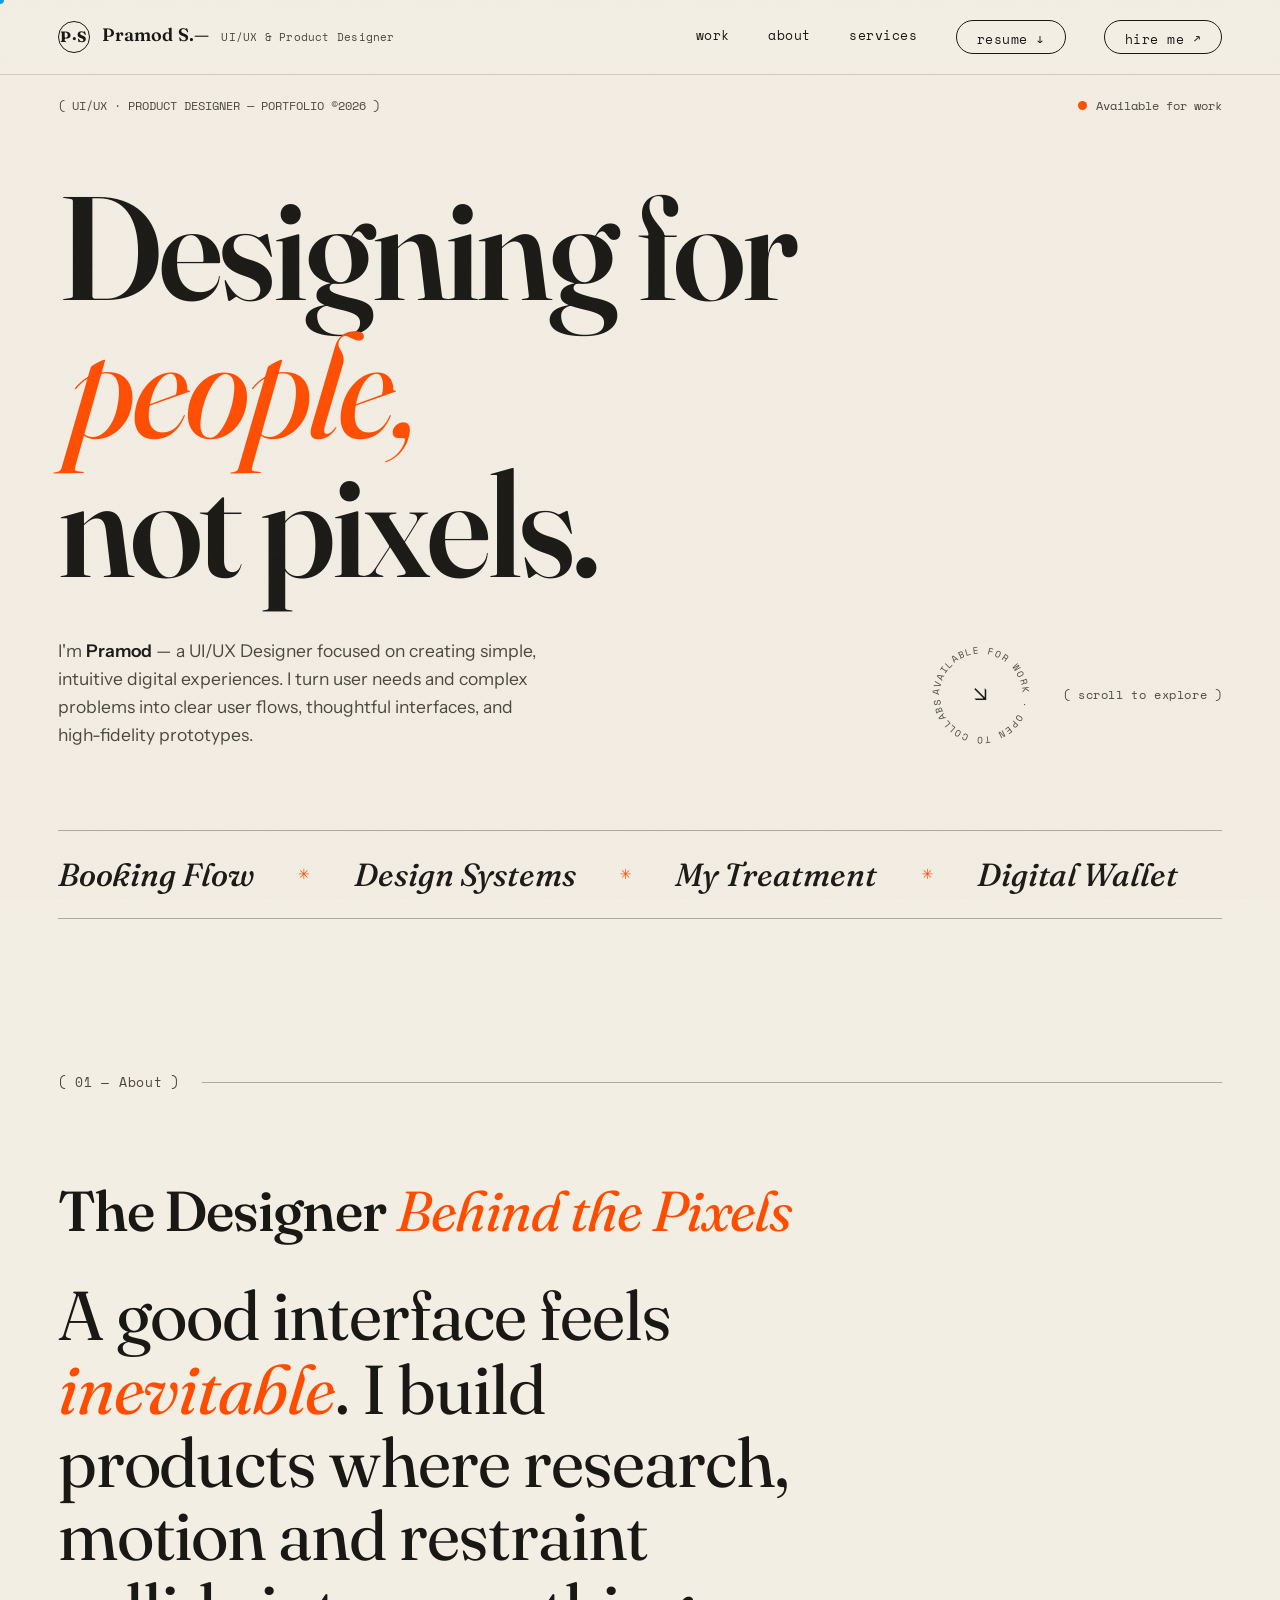
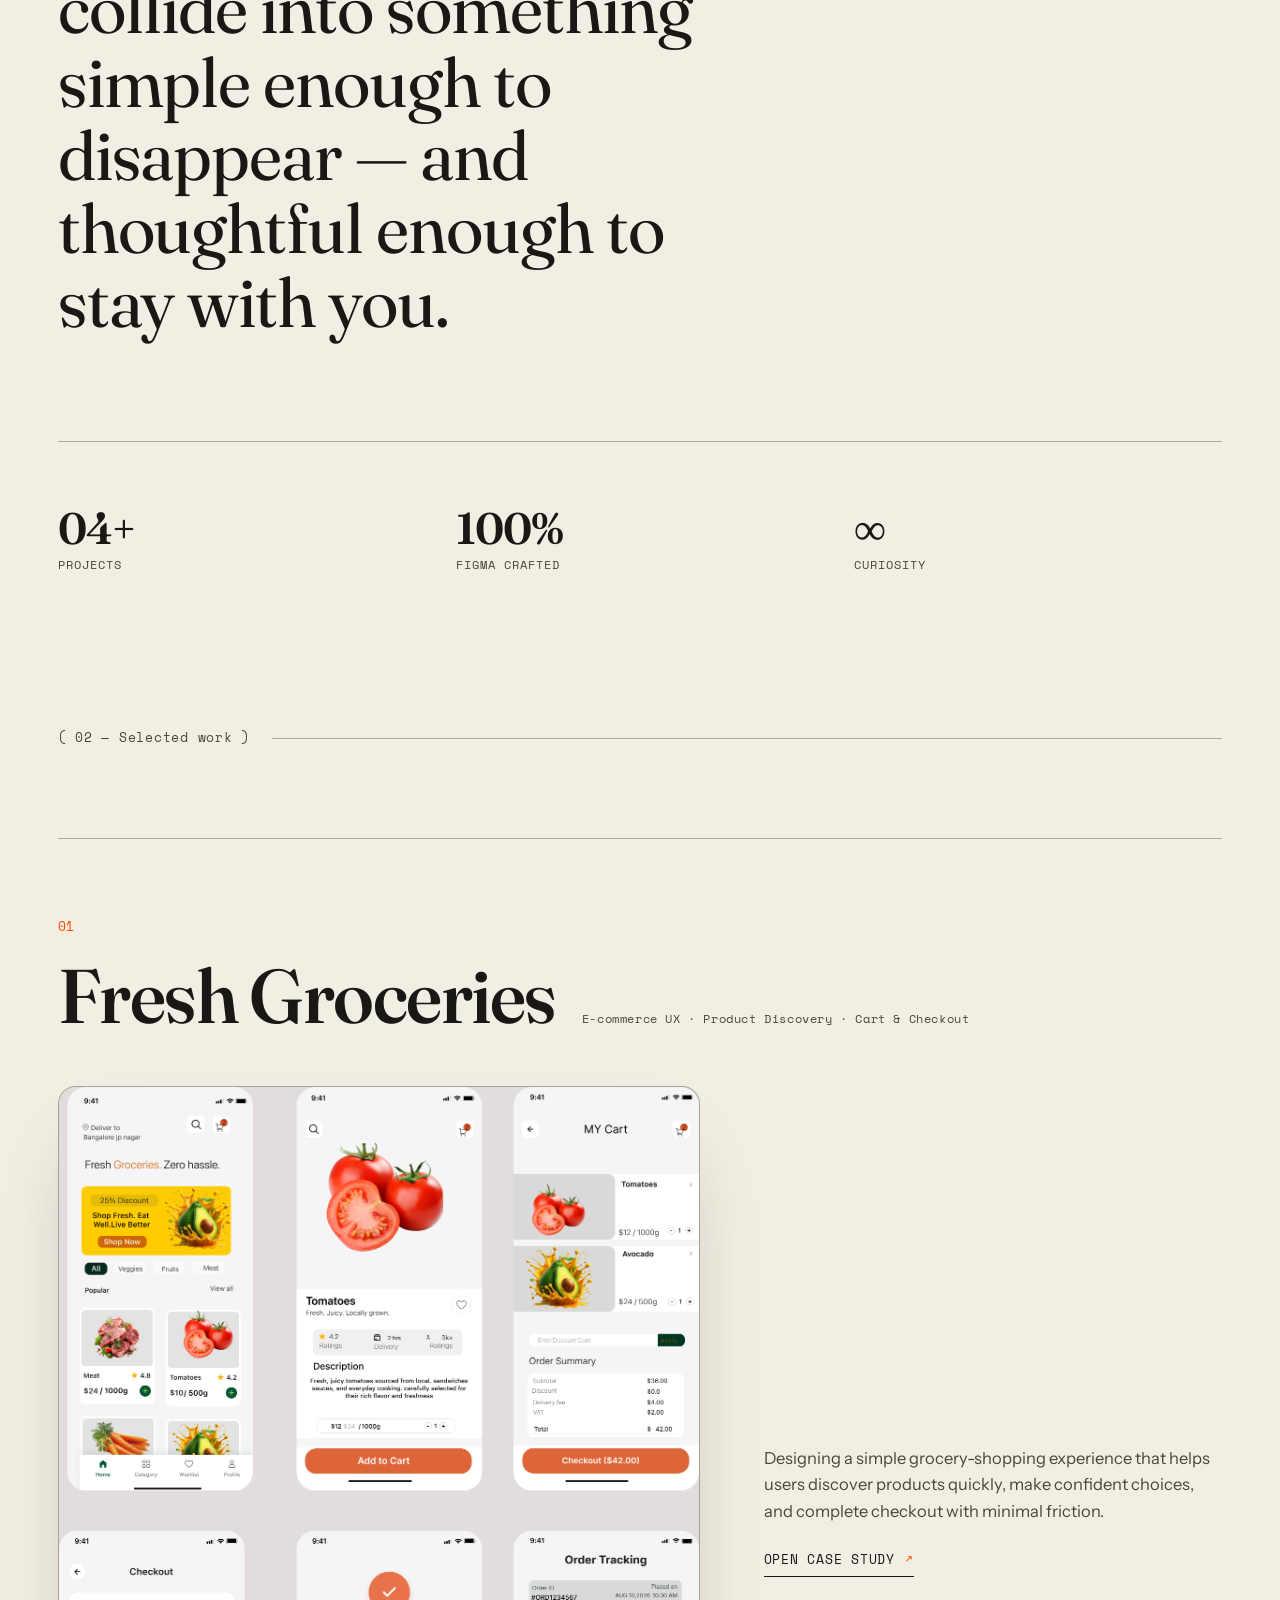
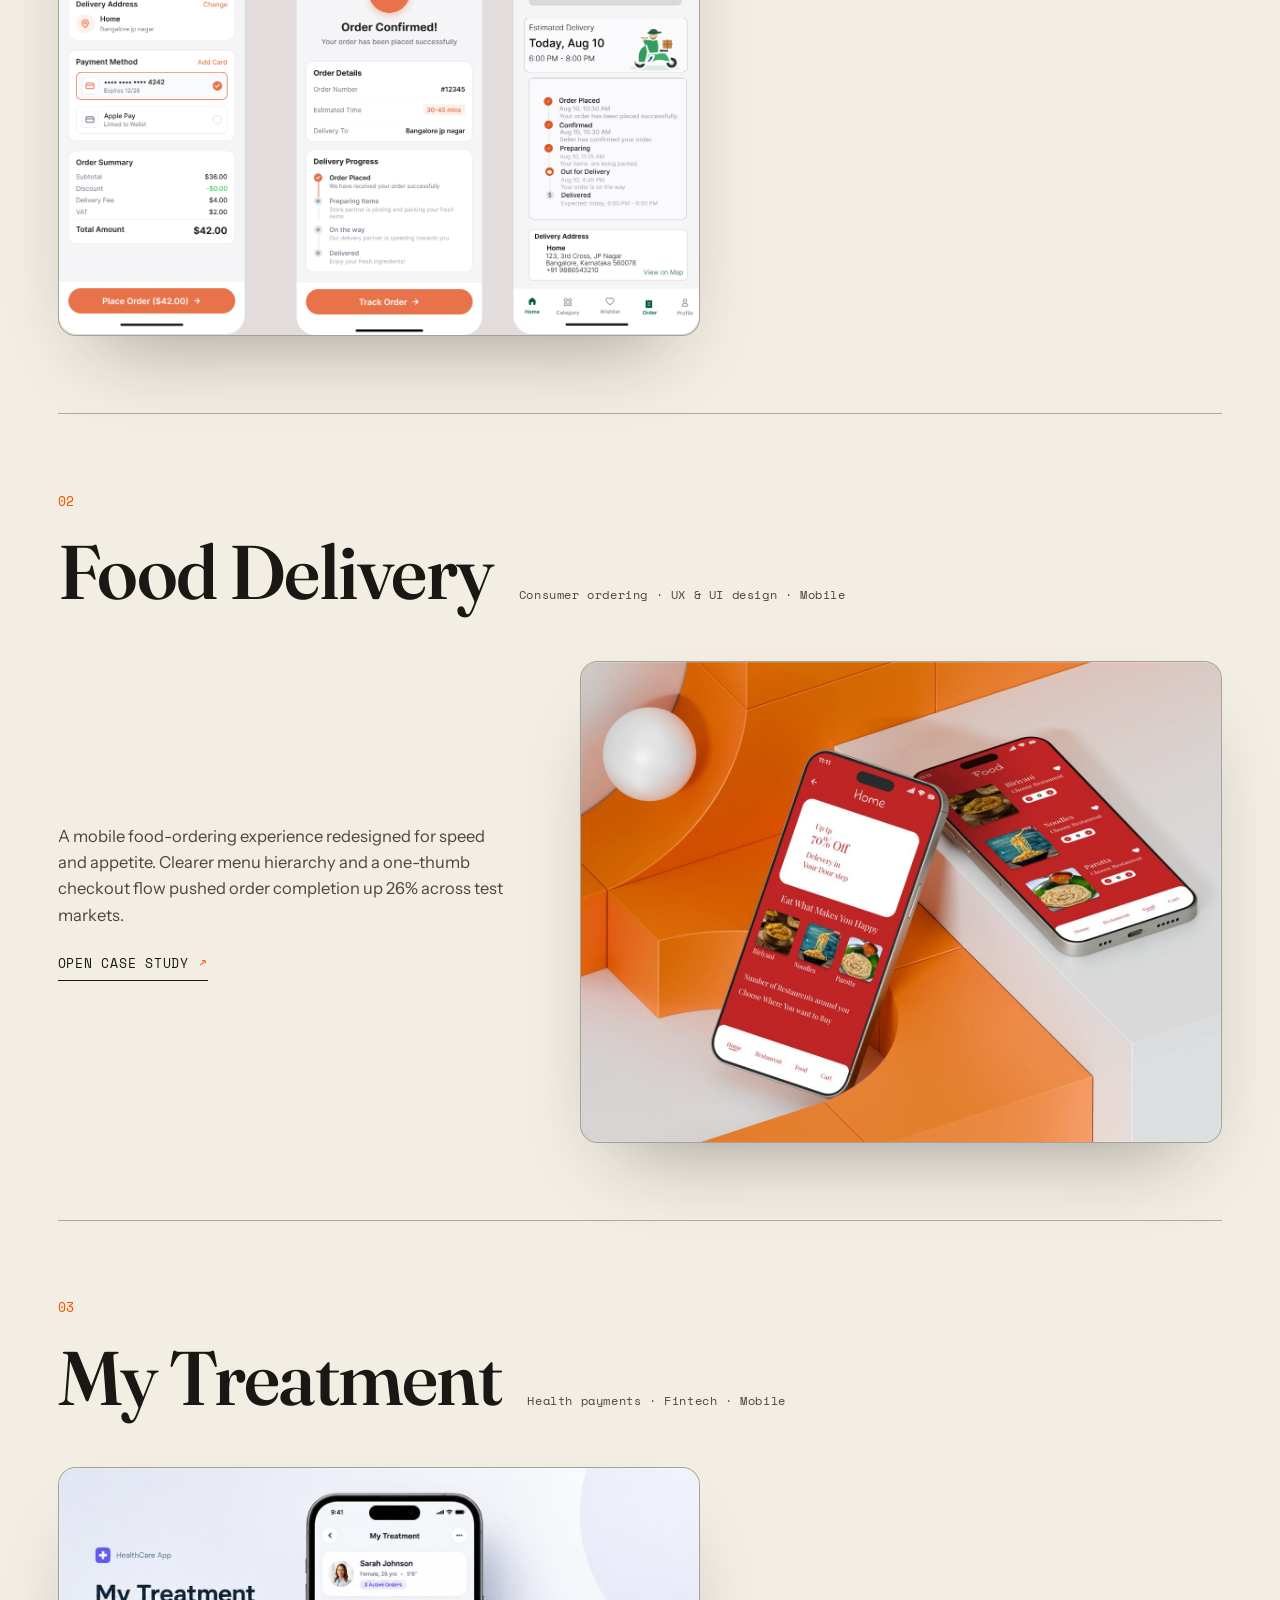
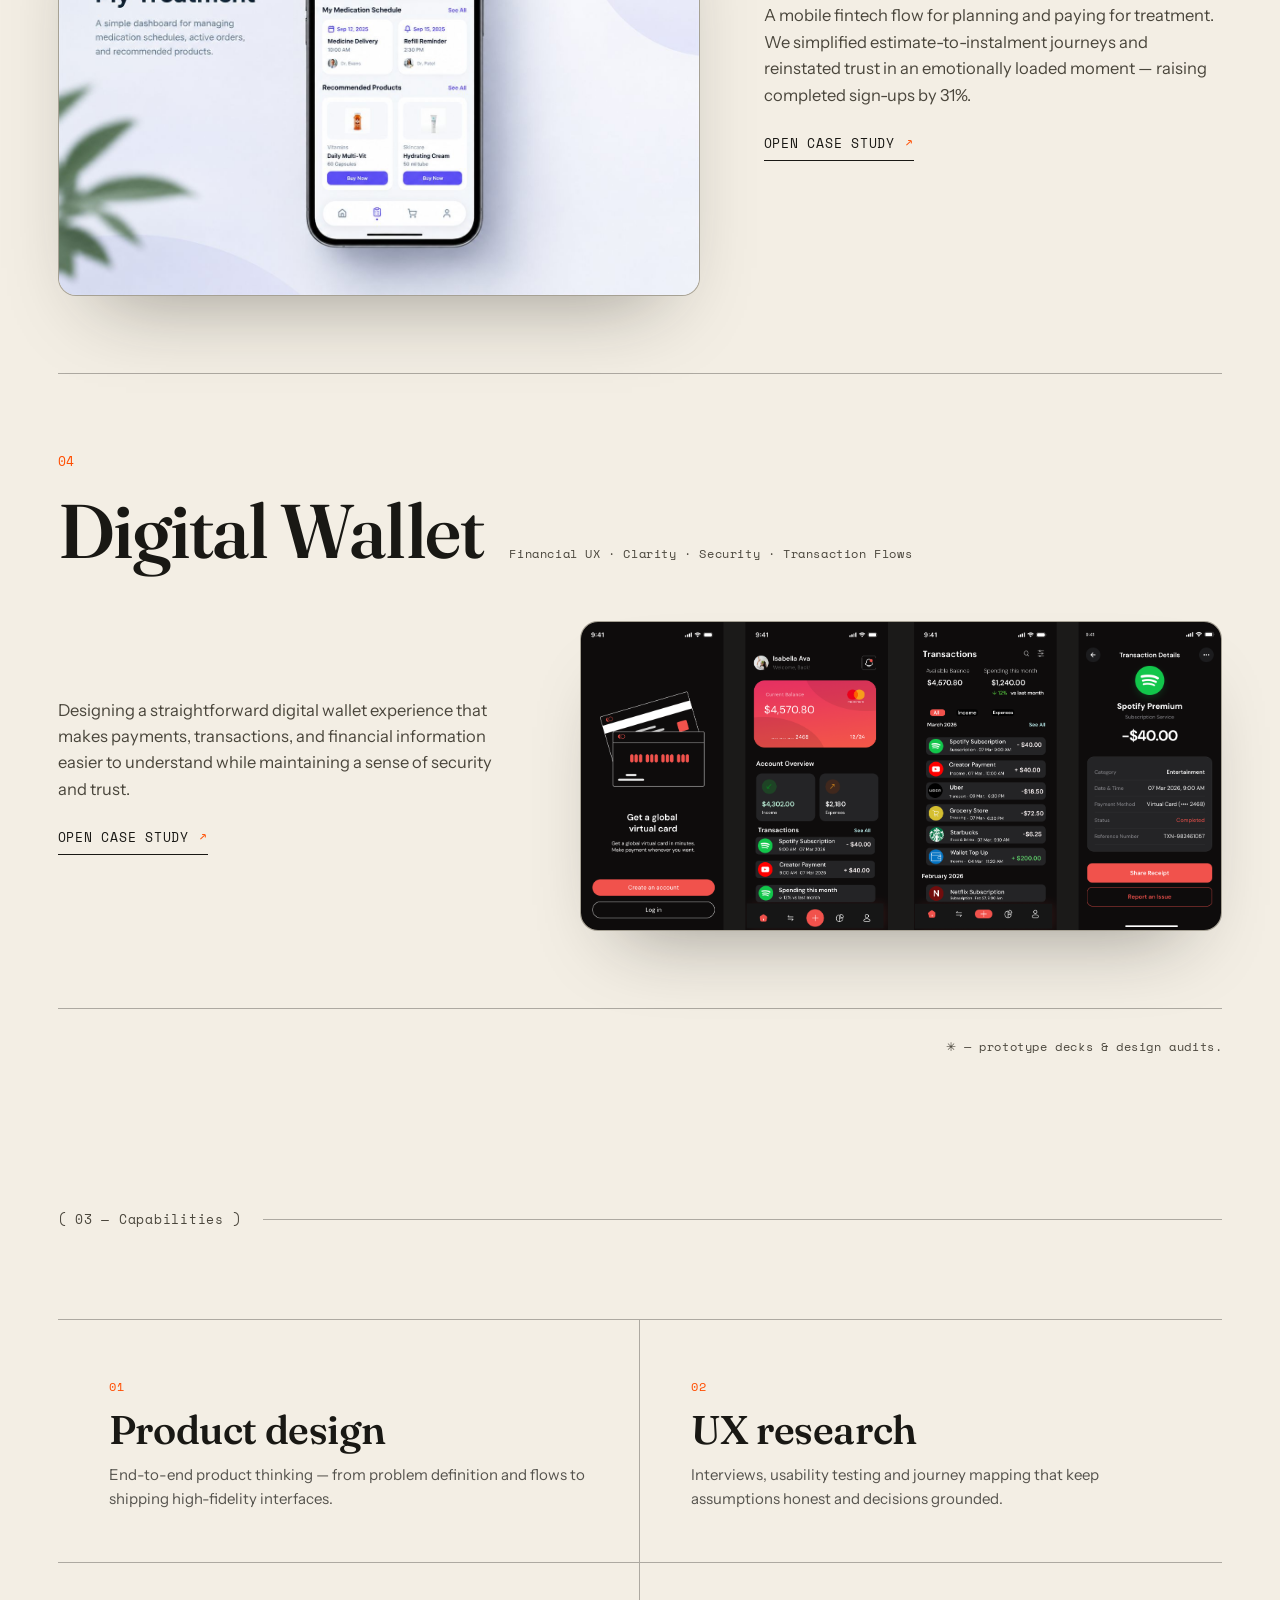
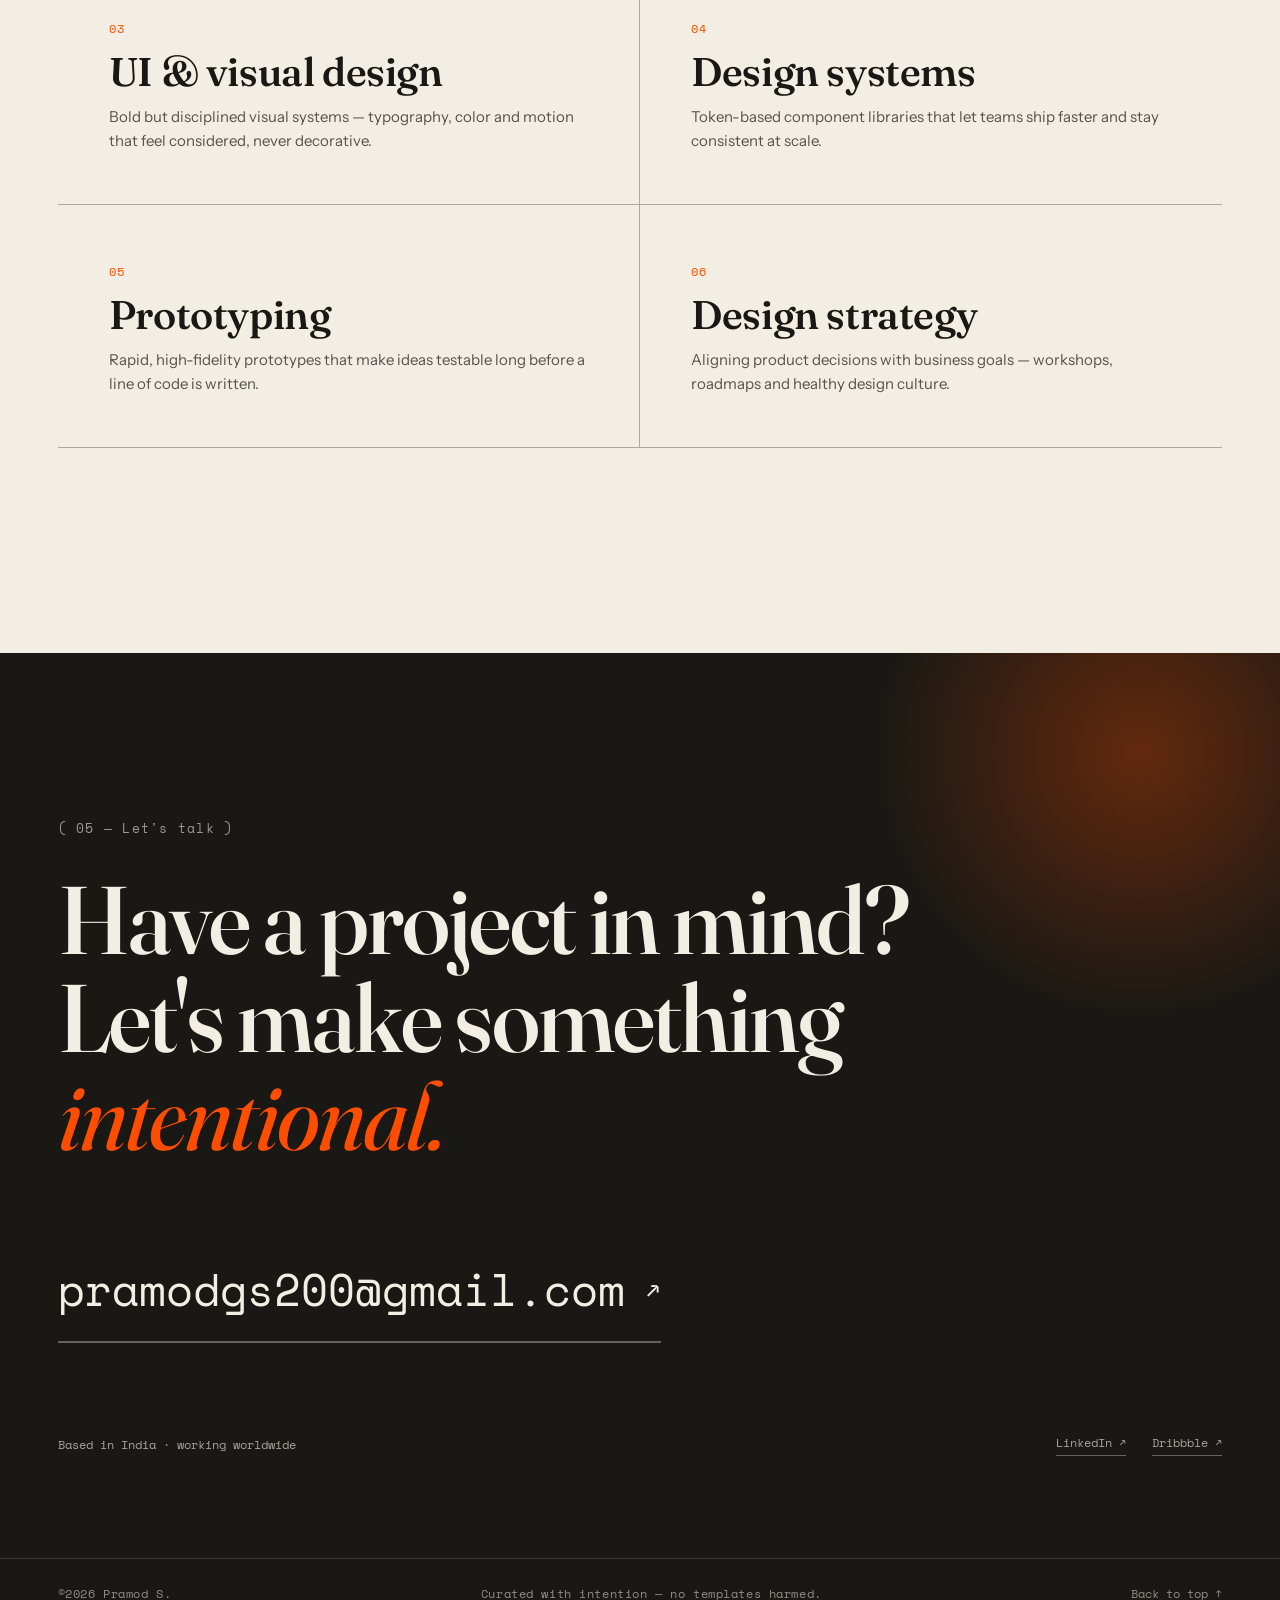
<file: index.html>
<!DOCTYPE html>
<html lang="en">
<head>
<meta charset="UTF-8" />
<meta name="viewport" content="width=device-width, initial-scale=1.0" />
<title>Pramod S — UI/UX &amp; Product Designer</title>
<meta name="description" content="Pramod S is a UI/UX and product designer crafting calm, intentional web and mobile experiences for tech, SaaS and e-commerce." />
<link rel="preconnect" href="https://fonts.googleapis.com" />
<link rel="preconnect" href="https://fonts.gstatic.com" crossorigin />
<link href="https://fonts.googleapis.com/css2?family=Fraunces:ital,opsz,wght@0,9..144,300..900;1,9..144,300..900&family=Instrument+Sans:wght@400;500;600;700&family=Space+Mono:wght@400;700&display=swap" rel="stylesheet" />
<link rel="stylesheet" href="styles.css" />
</head>
<body>

<div class="cursor" aria-hidden="true"><span></span><span></span></div>
<div class="grain" aria-hidden="true"></div>
<div class="progress" aria-hidden="true"></div>

<header class="nav">
  <a class="nav__brand" href="#top">
    <span class="nav__brand-mark">P·S</span>
    <span class="nav__brand-name">Pramod S.—</span>
    <span class="nav__brand-role">UI/UX &amp; Product Designer</span>
  </a>
  <nav class="nav__links" aria-label="Primary">
    <a href="#work">Work</a>
    <a href="#about">About</a>
    <a href="#services">Services</a>
    <a href="assets/Pramod-Resume.pdf" class="nav__cta nav__cta--ghost" download>Resume <span>↓</span></a>
    <a href="#contact" class="nav__cta">Hire me <span>↗</span></a>
  </nav>
</header>

<main id="top">

  <!-- ============ HERO ============ -->
  <section class="hero">
    <div class="hero__eyebrow">
      <span class="mono">( UI/UX · PRODUCT DESIGNER — PORTFOLIO ©2026 )</span>
      <span class="hero__avail"><i class="pulse"></i> Available for work</span>
    </div>

    <h1 class="hero__title">
      <span class="line line-1 reveal">Designing for</span>
      <span class="line line-2 reveal"><em>people,</em></span>
      <span class="line line-3 reveal">not pixels.</span>
    </h1>

    <div class="hero__bottom reveal">
      <p class="hero__intro">
        I'm <strong>Pramod</strong> — a UI/UX Designer focused on creating simple, intuitive digital experiences. I turn user needs and complex problems into clear user flows, thoughtful interfaces, and high-fidelity prototypes.
      </p>
      <div class="hero__meta">
        <div class="hero__orb">
          <svg viewBox="0 0 120 120" class="hero__orbit" aria-hidden="true">
            <defs><path id="circ" d="M60,60 m-46,0 a46,46 0 1,1 92,0 a46,46 0 1,1 -92,0"/></defs>
            <text><textPath href="#circ">AVAILABLE FOR WORK · OPEN TO COLLABS ·</textPath></text>
          </svg>
          <span class="hero__orb-core">↘</span>
        </div>
        <button class="hero__scroll mono" type="button" data-scroll="#about">( scroll to explore )</button>
      </div>
    </div>

    <div class="marquee" aria-hidden="true">
      <div class="marquee__row">
        <span>Booking Flow</span><i>✳</i>
        <span>Design Systems</span><i>✳</i>
        <span>My Treatment</span><i>✳</i>
        <span>Digital Wallet</span><i>✳</i>
        <span>Fresh Groceries</span><i>✳</i>
        <span>Food Delivery</span><i>✳</i>
        <span>Booking Flow</span><i>✳</i>
        <span>Design Systems</span><i>✳</i>
        <span>My Treatment</span><i>✳</i>
        <span>Digital Wallet</span><i>✳</i>
        <span>Fresh Groceries</span><i>✳</i>
        <span>Food Delivery</span><i>✳</i>
      </div>
    </div>
  </section>

  <!-- ============ ABOUT ============ -->
  <section class="about section" id="about">
    <div class="section__head reveal">
      <span class="mono">( 01 — About )</span>
      <span class="section__rule"></span>
    </div>

    <h2 class="about__title reveal">The Designer <em>Behind the Pixels</em></h2>

    <p class="about__statement reveal">
      A good interface feels <em>inevitable</em>. I build products where
      research, motion and restraint collide into something simple enough to
      disappear — and thoughtful enough to stay with you.
    </p>

    <div class="about__grid">
      <ul class="about__stats mono reveal">
        <li><span>04+</span><label>Projects</label></li>
        <li><span>100%</span><label>Figma crafted</label></li>
        <li><span>∞</span><label>Curiosity</label></li>
      </ul>
    </div>
  </section>

  <!-- ============ WORK ============ -->
  <section class="work section" id="work">
    <div class="section__head reveal">
      <span class="mono">( 02 — Selected work )</span>
      <span class="section__rule"></span>
    </div>

    <a href="case-fresh-groceries.html" class="case case--alt reveal" data-hover>
      <div class="case__index mono">01</div>
      <div class="case__meta">
        <h2 class="case__title">Fresh Groceries</h2>
        <p class="case__tags mono">E-commerce UX · Product Discovery · Cart &amp; Checkout</p>
      </div>
      <div class="case__body">
        <div class="case__visual case__visual--img">
          <img src="assets/images/Fresh%20Groceries.png" alt="Fresh Groceries app interface" loading="lazy" />
        </div>
        <div class="case__text">
          <p>Designing a simple grocery-shopping experience that helps users discover products quickly, make confident choices, and complete checkout with minimal friction.</p>
          <span class="case__link">Open case study <b>↗</b></span>
        </div>
      </div>
    </a>

    <a href="case-food-delivery.html" class="case reveal" data-hover>
      <div class="case__index mono">02</div>
      <div class="case__meta">
        <h2 class="case__title">Food Delivery</h2>
        <p class="case__tags mono">Consumer ordering · UX &amp; UI design · Mobile</p>
      </div>
      <div class="case__body">
        <div class="case__text">
          <p>A mobile food-ordering experience redesigned for speed and appetite. Clearer menu hierarchy and a one-thumb checkout flow pushed order completion up 26% across test markets.</p>
          <span class="case__link">Open case study <b>↗</b></span>
        </div>
        <div class="case__visual case__visual--img">
          <img src="assets/work/food-app.jpg" alt="Food delivery app interface" loading="lazy" />
        </div>
      </div>
    </a>

    <a href="case-my-treatment.html" class="case case--alt reveal" data-hover>
      <div class="case__index mono">03</div>
      <div class="case__meta">
        <h2 class="case__title">My Treatment</h2>
        <p class="case__tags mono">Health payments · Fintech · Mobile</p>
      </div>
      <div class="case__body">
        <div class="case__visual case__visual--img">
          <img src="assets/work/my-treatment.jpg" alt="My Treatment — health payments flow" loading="lazy" />
        </div>
        <div class="case__text">
          <p>A mobile fintech flow for planning and paying for treatment. We simplified estimate-to-instalment journeys and reinstated trust in an emotionally loaded moment — raising completed sign-ups by 31%.</p>
          <span class="case__link">Open case study <b>↗</b></span>
        </div>
      </div>
    </a>

    <a href="case-digital-wallet.html" class="case reveal" data-hover>
      <div class="case__index mono">04</div>
      <div class="case__meta">
        <h2 class="case__title">Digital Wallet</h2>
        <p class="case__tags mono">Financial UX · Clarity · Security · Transaction Flows</p>
      </div>
      <div class="case__body">
        <div class="case__text">
          <p>Designing a straightforward digital wallet experience that makes payments, transactions, and financial information easier to understand while maintaining a sense of security and trust.</p>
          <span class="case__link">Open case study <b>↗</b></span>
        </div>
        <div class="case__visual case__visual--img">
          <img src="assets/images/Digital%20Wallet.png" alt="Digital wallet app interface" loading="lazy" />
        </div>
      </div>
    </a>

    <p class="work__more mono reveal">✳ — prototype decks &amp; design audits.</p>
  </section>

  <!-- ============ SERVICES ============ -->
  <section class="services section" id="services">
    <div class="section__head reveal">
      <span class="mono">( 03 — Capabilities )</span>
      <span class="section__rule"></span>
    </div>

    <div class="services__list">
      <div class="service reveal" data-hover>
        <span class="service__num mono">01</span>
        <h3>Product design</h3>
        <p>End-to-end product thinking — from problem definition and flows to shipping high-fidelity interfaces.</p>
      </div>
      <div class="service reveal" data-hover>
        <span class="service__num mono">02</span>
        <h3>UX research</h3>
        <p>Interviews, usability testing and journey mapping that keep assumptions honest and decisions grounded.</p>
      </div>
      <div class="service reveal" data-hover>
        <span class="service__num mono">03</span>
        <h3>UI &amp; visual design</h3>
        <p>Bold but disciplined visual systems — typography, color and motion that feel considered, never decorative.</p>
      </div>
      <div class="service reveal" data-hover>
        <span class="service__num mono">04</span>
        <h3>Design systems</h3>
        <p>Token-based component libraries that let teams ship faster and stay consistent at scale.</p>
      </div>
      <div class="service reveal" data-hover>
        <span class="service__num mono">05</span>
        <h3>Prototyping</h3>
        <p>Rapid, high-fidelity prototypes that make ideas testable long before a line of code is written.</p>
      </div>
      <div class="service reveal" data-hover>
        <span class="service__num mono">06</span>
        <h3>Design strategy</h3>
        <p>Aligning product decisions with business goals — workshops, roadmaps and healthy design culture.</p>
      </div>
    </div>
  </section>

  <!-- ============ CONTACT ============ -->
  <section class="contact" id="contact">
    <div class="contact__inner">
      <p class="mono contact__eyebrow reveal">( 05 — Let's talk )</p>
      <h2 class="contact__title reveal">
        Have a project in mind?<br />
        Let's make something <em>intentional.</em>
      </h2>
      <a class="contact__mail reveal" href="mailto:pramodgs200@gmail.com" data-hover>
        pramodgs200@gmail.com <span>↗</span>
      </a>
      <div class="contact__row mono reveal">
        <span>Based in India · working worldwide</span>
        <span class="contact__links">
          <a href="https://linkedin.com" target="_blank" rel="noreferrer">LinkedIn ↗</a>
          <a href="https://dribbble.com" target="_blank" rel="noreferrer">Dribbble ↗</a>
        </span>
      </div>
    </div>
    <footer class="footer mono">
      <span>©2026 Pramod S.</span>
      <span>Curated with intention — no templates harmed.</span>
      <button type="button" class="footer__top" data-scroll="#top">Back to top ↑</button>
    </footer>
  </section>

</main>

<script src="script.js"></script>
</body>
</html>
</file>
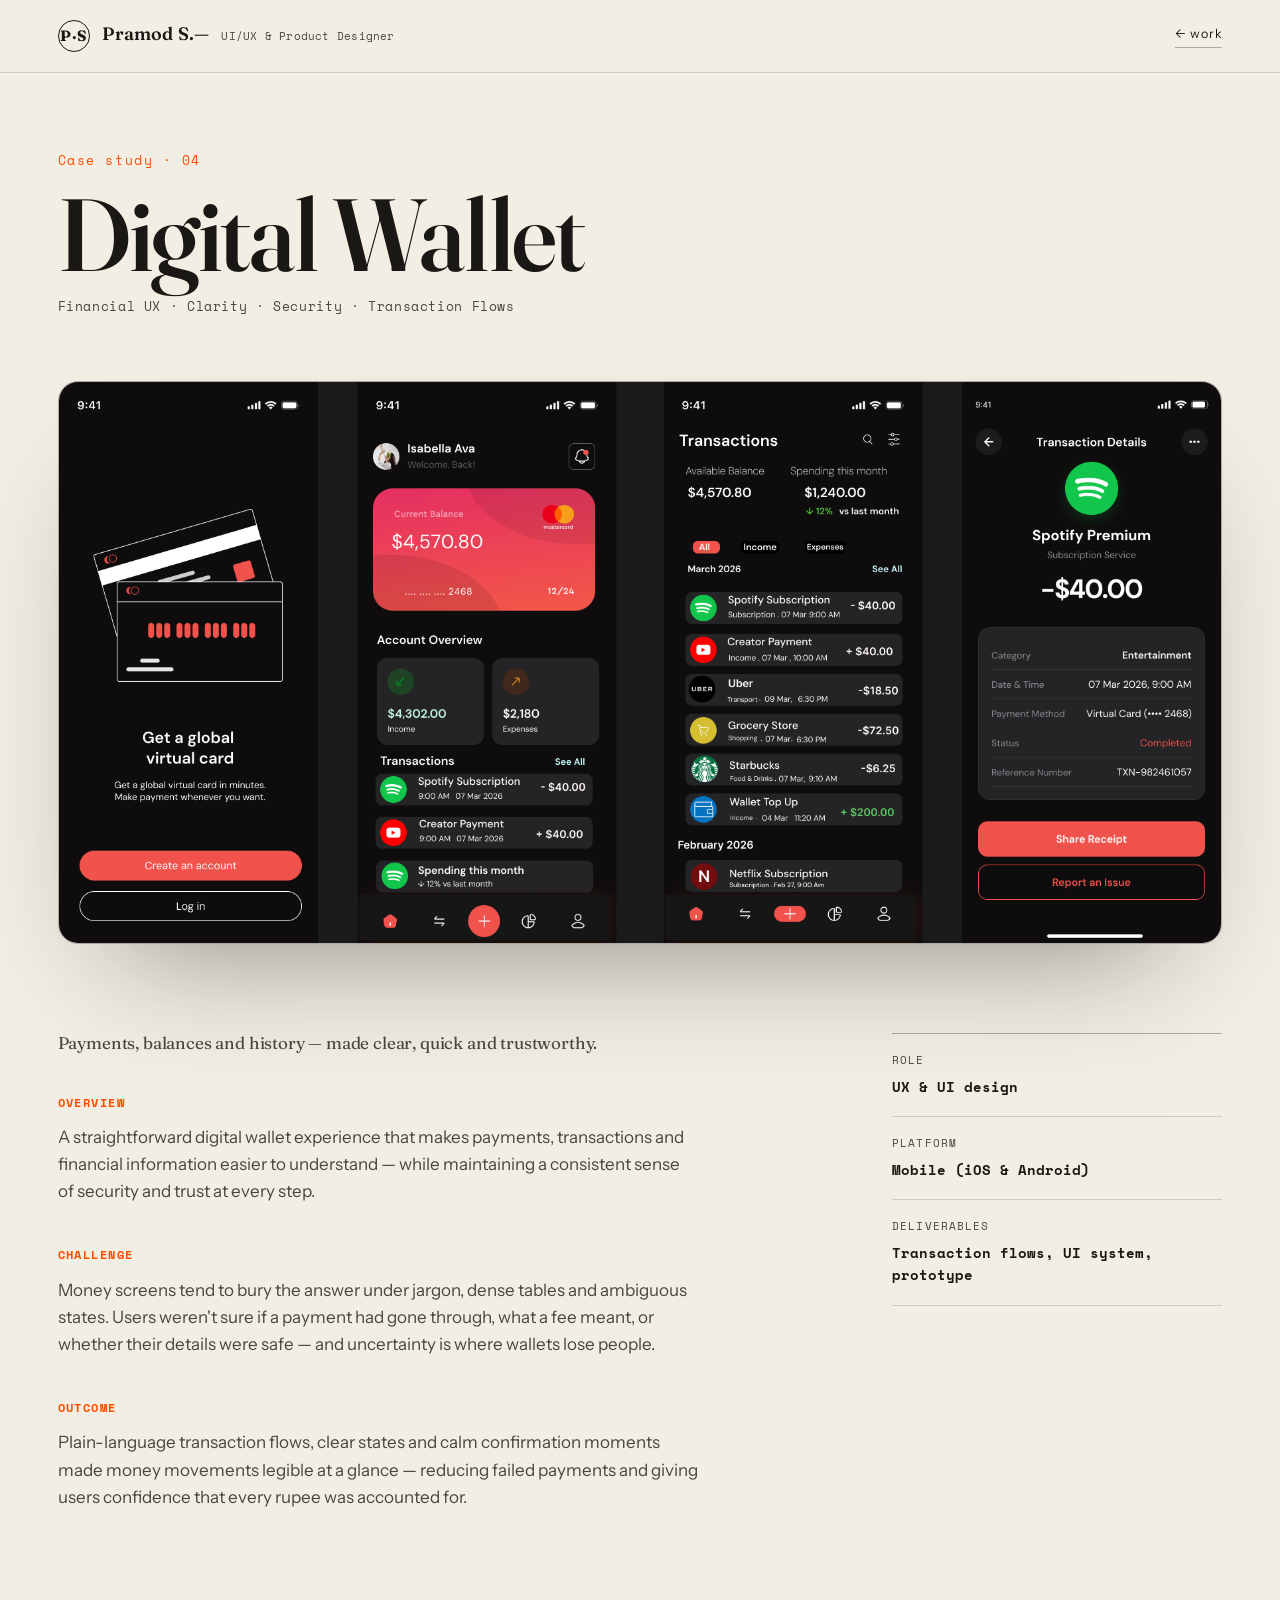
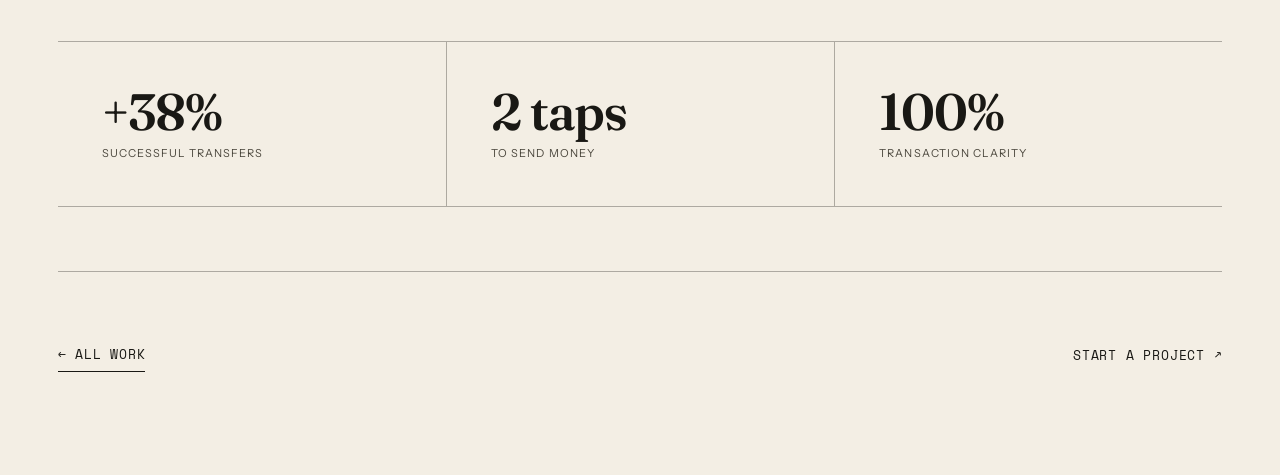
<file: case-digital-wallet.html>
<!DOCTYPE html>
<html lang="en">
<head>
<meta charset="UTF-8" />
<meta name="viewport" content="width=device-width, initial-scale=1.0" />
<title>Digital Wallet — Case Study · Pramod S.</title>
<meta name="description" content="Digital Wallet — financial UX, clarity, security and transaction flows. A UI/UX case study by Pramod S." />
<link rel="preconnect" href="https://fonts.googleapis.com" />
<link rel="preconnect" href="https://fonts.gstatic.com" crossorigin />
<link href="https://fonts.googleapis.com/css2?family=Fraunces:ital,opsz,wght@0,9..144,300..900;1,9..144,300..900&family=Instrument+Sans:wght@400;500;600;700&family=Space+Mono:wght@400;700&display=swap" rel="stylesheet" />
<link rel="stylesheet" href="styles.css" />
</head>
<body>

<header class="casenav">
  <a class="nav__brand" href="index.html">
    <span class="nav__brand-mark">P·S</span>
    <span class="nav__brand-name">Pramod S.—</span>
    <span class="nav__brand-role">UI/UX &amp; Product Designer</span>
  </a>
  <a class="casenav__back" href="index.html#work">← Work</a>
</header>

<main class="casepg">
  <header class="casepg__head">
    <span class="casepg__index mono">Case study · 04</span>
    <h1 class="casepg__title">Digital Wallet</h1>
    <p class="casepg__tags mono">Financial UX · Clarity · Security · Transaction Flows</p>
  </header>

  <figure class="casepg__hero">
    <img src="assets/images/Digital%20Wallet.png" alt="Digital wallet app interface" />
  </figure>

  <div class="casepg__grid">
    <div class="casepg__body">
      <p class="casepg__lede">Payments, balances and history — made clear, quick and trustworthy.</p>
      <h2>Overview</h2>
      <p>A straightforward digital wallet experience that makes payments, transactions and financial information easier to understand — while maintaining a consistent sense of security and trust at every step.</p>
      <h2>Challenge</h2>
      <p>Money screens tend to bury the answer under jargon, dense tables and ambiguous states. Users weren't sure if a payment had gone through, what a fee meant, or whether their details were safe — and uncertainty is where wallets lose people.</p>
      <h2>Outcome</h2>
      <p>Plain-language transaction flows, clear states and calm confirmation moments made money movements legible at a glance — reducing failed payments and giving users confidence that every rupee was accounted for.</p>
    </div>
    <aside class="casepg__meta mono">
      <div><span>Role</span><b>UX &amp; UI design</b></div>
      <div><span>Platform</span><b>Mobile (iOS &amp; Android)</b></div>
      <div><span>Deliverables</span><b>Transaction flows, UI system, prototype</b></div>
    </aside>
  </div>

  <section class="casepg__stats">
    <div><b>+38%</b><span>Successful transfers</span></div>
    <div><b>2 taps</b><span>To send money</span></div>
    <div><b>100%</b><span>Transaction clarity</span></div>
  </section>

  <footer class="casepg__foot">
    <a class="casepg__next" href="index.html#work">← All work</a>
    <a class="casepg__next casepg__next--right" href="index.html#contact">Start a project ↗</a>
  </footer>
</main>

</body>
</html>
</file>
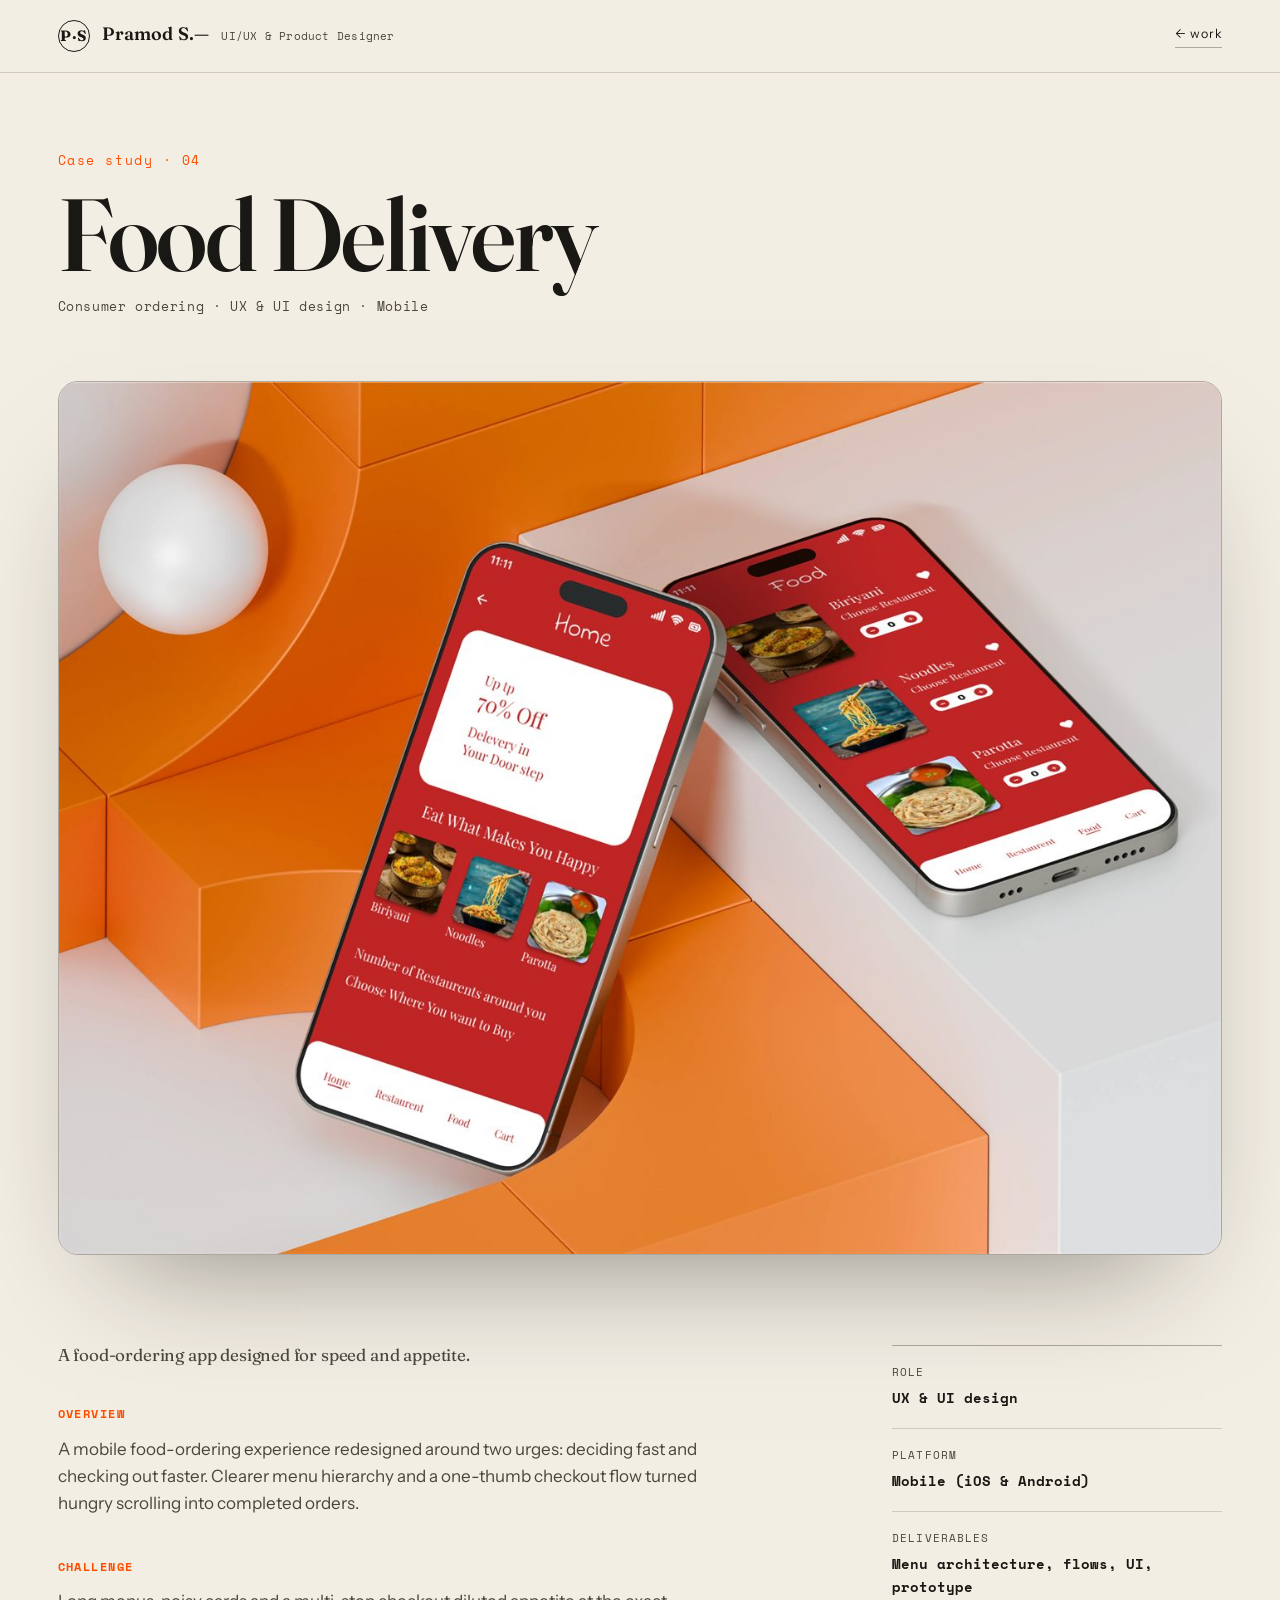
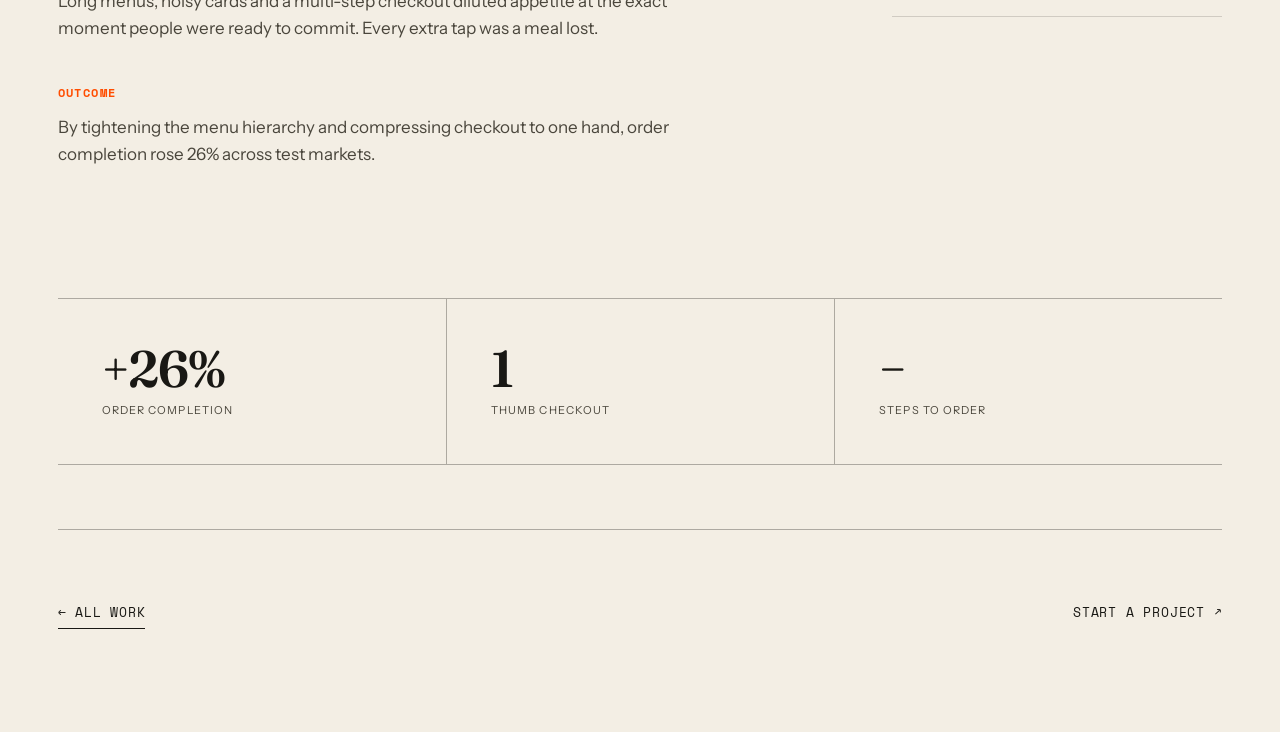
<file: case-food-delivery.html>
<!DOCTYPE html>
<html lang="en">
<head>
<meta charset="UTF-8" />
<meta name="viewport" content="width=device-width, initial-scale=1.0" />
<title>Food Delivery — Case Study · Pramod S.</title>
<meta name="description" content="Food Delivery — consumer ordering. A UI/UX case study by Pramod S." />
<link rel="preconnect" href="https://fonts.googleapis.com" />
<link rel="preconnect" href="https://fonts.gstatic.com" crossorigin />
<link href="https://fonts.googleapis.com/css2?family=Fraunces:ital,opsz,wght@0,9..144,300..900;1,9..144,300..900&family=Instrument+Sans:wght@400;500;600;700&family=Space+Mono:wght@400;700&display=swap" rel="stylesheet" />
<link rel="stylesheet" href="styles.css" />
</head>
<body>

<header class="casenav">
  <a class="nav__brand" href="index.html">
    <span class="nav__brand-mark">P·S</span>
    <span class="nav__brand-name">Pramod S.—</span>
    <span class="nav__brand-role">UI/UX &amp; Product Designer</span>
  </a>
  <a class="casenav__back" href="index.html#work">← Work</a>
</header>

<main class="casepg">
  <header class="casepg__head">
    <span class="casepg__index mono">Case study · 04</span>
    <h1 class="casepg__title">Food Delivery</h1>
    <p class="casepg__tags mono">Consumer ordering · UX &amp; UI design · Mobile</p>
  </header>

  <figure class="casepg__hero">
    <img src="assets/work/food-app.jpg" alt="Food delivery app interface" />
  </figure>

  <div class="casepg__grid">
    <div class="casepg__body">
      <p class="casepg__lede">A food-ordering app designed for speed and appetite.</p>
      <h2>Overview</h2>
      <p>A mobile food-ordering experience redesigned around two urges: deciding fast and checking out faster. Clearer menu hierarchy and a one-thumb checkout flow turned hungry scrolling into completed orders.</p>
      <h2>Challenge</h2>
      <p>Long menus, noisy cards and a multi-step checkout diluted appetite at the exact moment people were ready to commit. Every extra tap was a meal lost.</p>
      <h2>Outcome</h2>
      <p>By tightening the menu hierarchy and compressing checkout to one hand, order completion rose 26% across test markets.</p>
    </div>
    <aside class="casepg__meta mono">
      <div><span>Role</span><b>UX &amp; UI design</b></div>
      <div><span>Platform</span><b>Mobile (iOS &amp; Android)</b></div>
      <div><span>Deliverables</span><b>Menu architecture, flows, UI, prototype</b></div>
    </aside>
  </div>

  <section class="casepg__stats">
    <div><b>+26%</b><span>Order completion</span></div>
    <div><b>1</b><span>Thumb checkout</span></div>
    <div><b>−</b><span>Steps to order</span></div>
  </section>

  <footer class="casepg__foot">
    <a class="casepg__next" href="index.html#work">← All work</a>
    <a class="casepg__next casepg__next--right" href="index.html#contact">Start a project ↗</a>
  </footer>
</main>

</body>
</html>
</file>
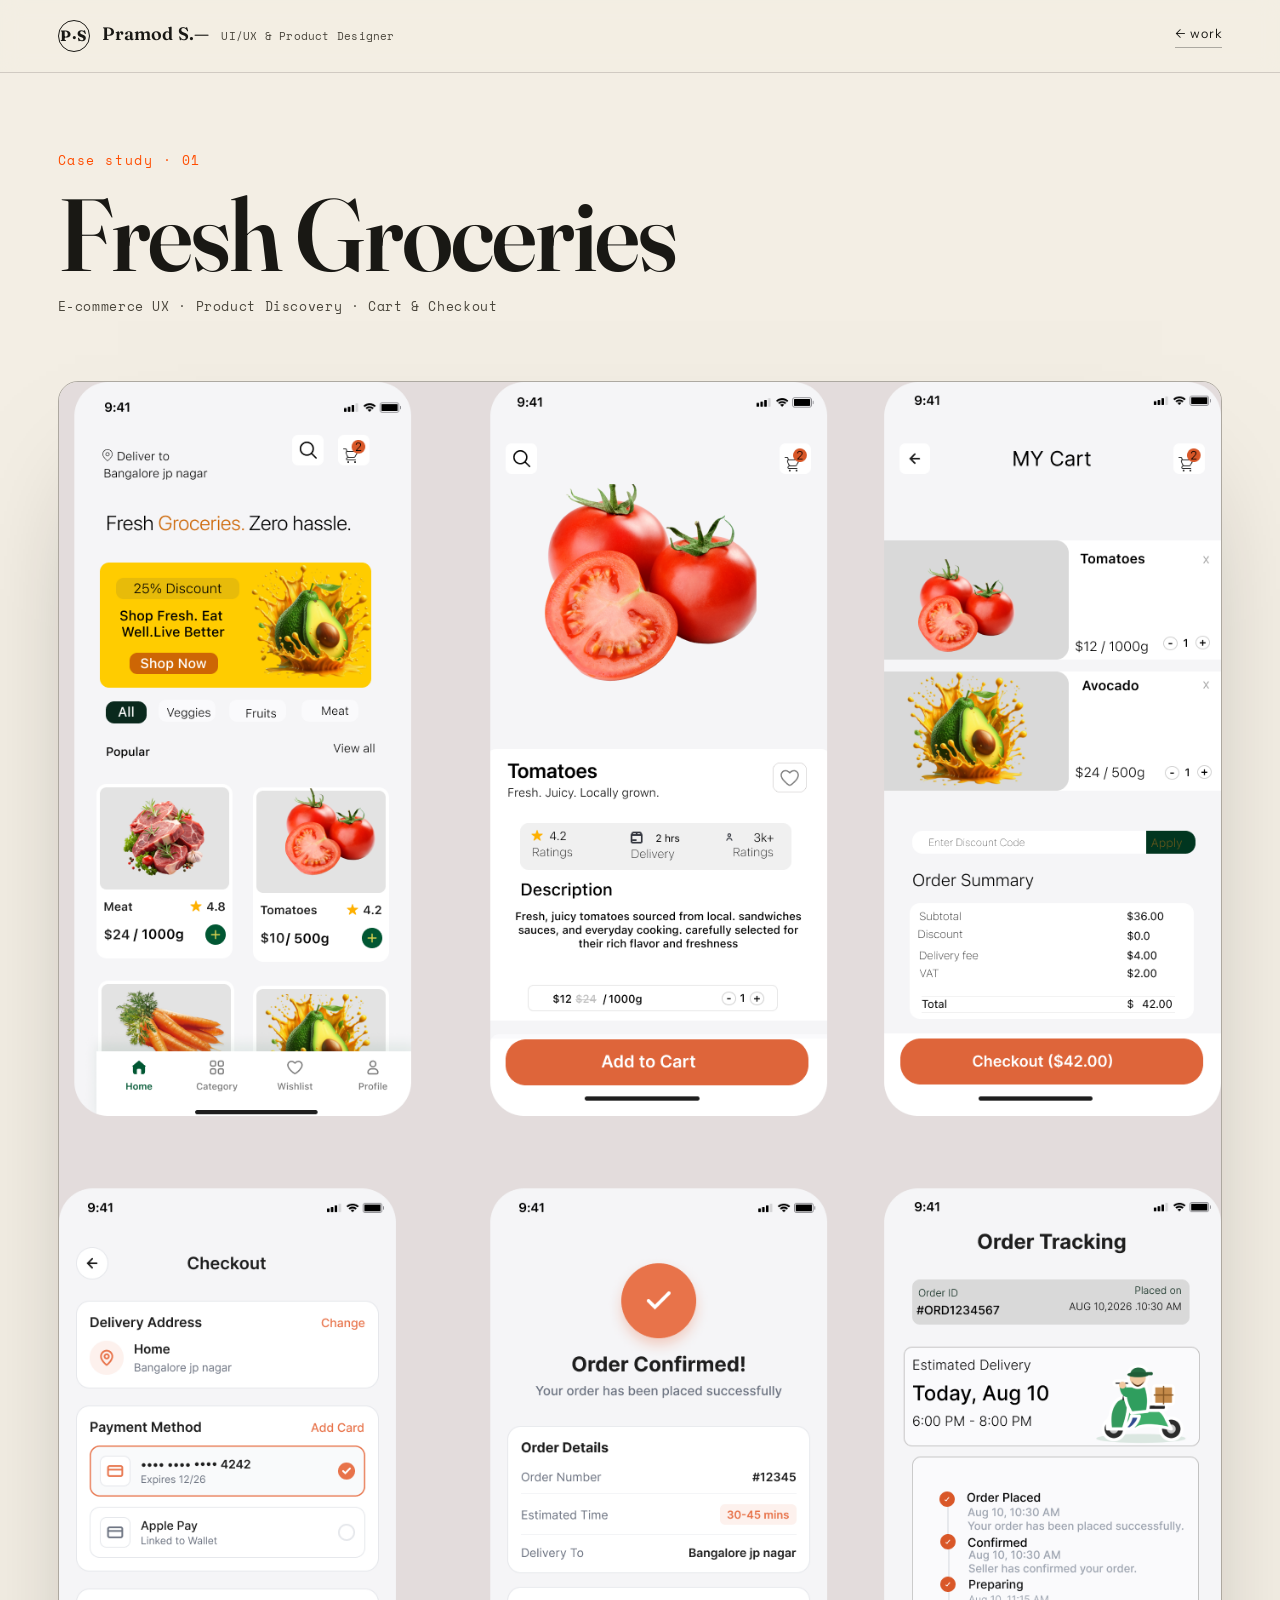
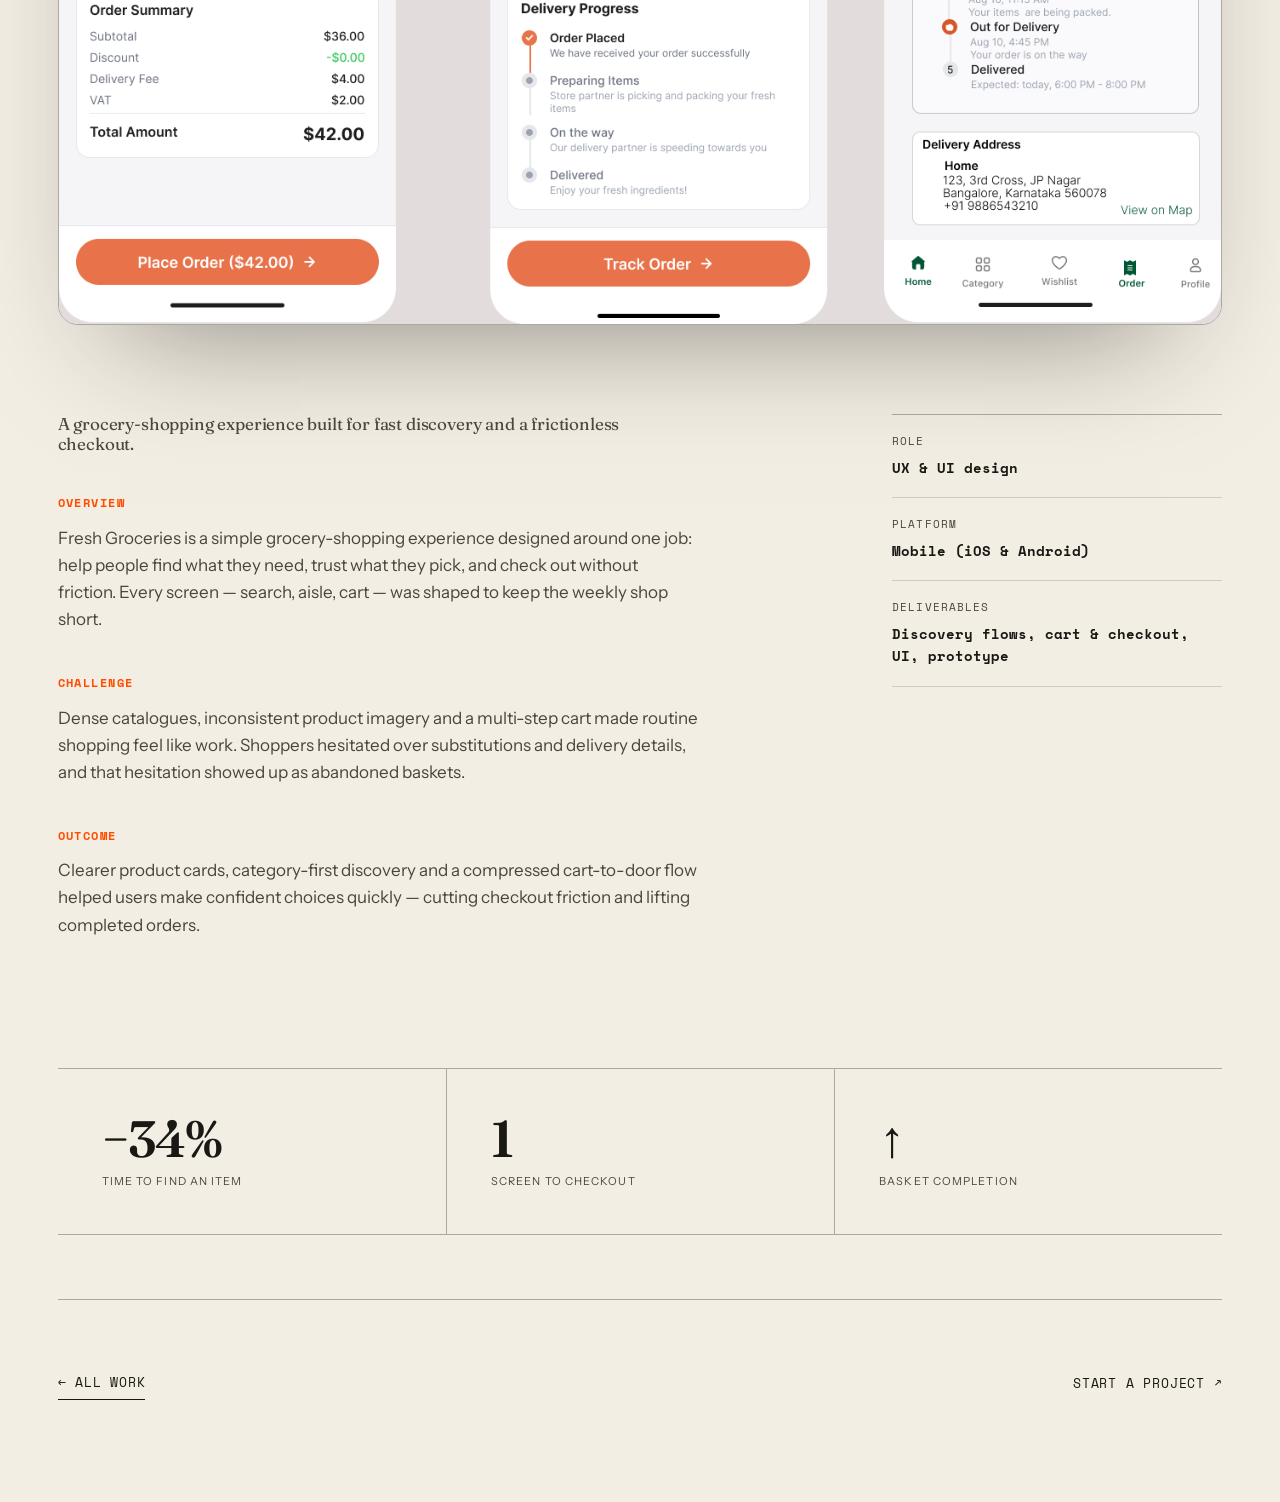
<file: case-fresh-groceries.html>
<!DOCTYPE html>
<html lang="en">
<head>
<meta charset="UTF-8" />
<meta name="viewport" content="width=device-width, initial-scale=1.0" />
<title>Fresh Groceries — Case Study · Pramod S.</title>
<meta name="description" content="Fresh Groceries — e-commerce UX, product discovery, cart &amp; checkout. A UI/UX case study by Pramod S." />
<link rel="preconnect" href="https://fonts.googleapis.com" />
<link rel="preconnect" href="https://fonts.gstatic.com" crossorigin />
<link href="https://fonts.googleapis.com/css2?family=Fraunces:ital,opsz,wght@0,9..144,300..900;1,9..144,300..900&family=Instrument+Sans:wght@400;500;600;700&family=Space+Mono:wght@400;700&display=swap" rel="stylesheet" />
<link rel="stylesheet" href="styles.css" />
</head>
<body>

<header class="casenav">
  <a class="nav__brand" href="index.html">
    <span class="nav__brand-mark">P·S</span>
    <span class="nav__brand-name">Pramod S.—</span>
    <span class="nav__brand-role">UI/UX &amp; Product Designer</span>
  </a>
  <a class="casenav__back" href="index.html#work">← Work</a>
</header>

<main class="casepg">
  <header class="casepg__head">
    <span class="casepg__index mono">Case study · 01</span>
    <h1 class="casepg__title">Fresh Groceries</h1>
    <p class="casepg__tags mono">E-commerce UX · Product Discovery · Cart &amp; Checkout</p>
  </header>

  <figure class="casepg__hero">
    <img src="assets/images/Fresh%20Groceries.png" alt="Fresh Groceries shopping app interface" />
  </figure>

  <div class="casepg__grid">
    <div class="casepg__body">
      <p class="casepg__lede">A grocery-shopping experience built for fast discovery and a frictionless checkout.</p>
      <h2>Overview</h2>
      <p>Fresh Groceries is a simple grocery-shopping experience designed around one job: help people find what they need, trust what they pick, and check out without friction. Every screen — search, aisle, cart — was shaped to keep the weekly shop short.</p>
      <h2>Challenge</h2>
      <p>Dense catalogues, inconsistent product imagery and a multi-step cart made routine shopping feel like work. Shoppers hesitated over substitutions and delivery details, and that hesitation showed up as abandoned baskets.</p>
      <h2>Outcome</h2>
      <p>Clearer product cards, category-first discovery and a compressed cart-to-door flow helped users make confident choices quickly — cutting checkout friction and lifting completed orders.</p>
    </div>
    <aside class="casepg__meta mono">
      <div><span>Role</span><b>UX &amp; UI design</b></div>
      <div><span>Platform</span><b>Mobile (iOS &amp; Android)</b></div>
      <div><span>Deliverables</span><b>Discovery flows, cart &amp; checkout, UI, prototype</b></div>
    </aside>
  </div>

  <section class="casepg__stats">
    <div><b>−34%</b><span>Time to find an item</span></div>
    <div><b>1</b><span>Screen to checkout</span></div>
    <div><b>↑</b><span>Basket completion</span></div>
  </section>

  <footer class="casepg__foot">
    <a class="casepg__next" href="index.html#work">← All work</a>
    <a class="casepg__next casepg__next--right" href="index.html#contact">Start a project ↗</a>
  </footer>
</main>

</body>
</html>
</file>
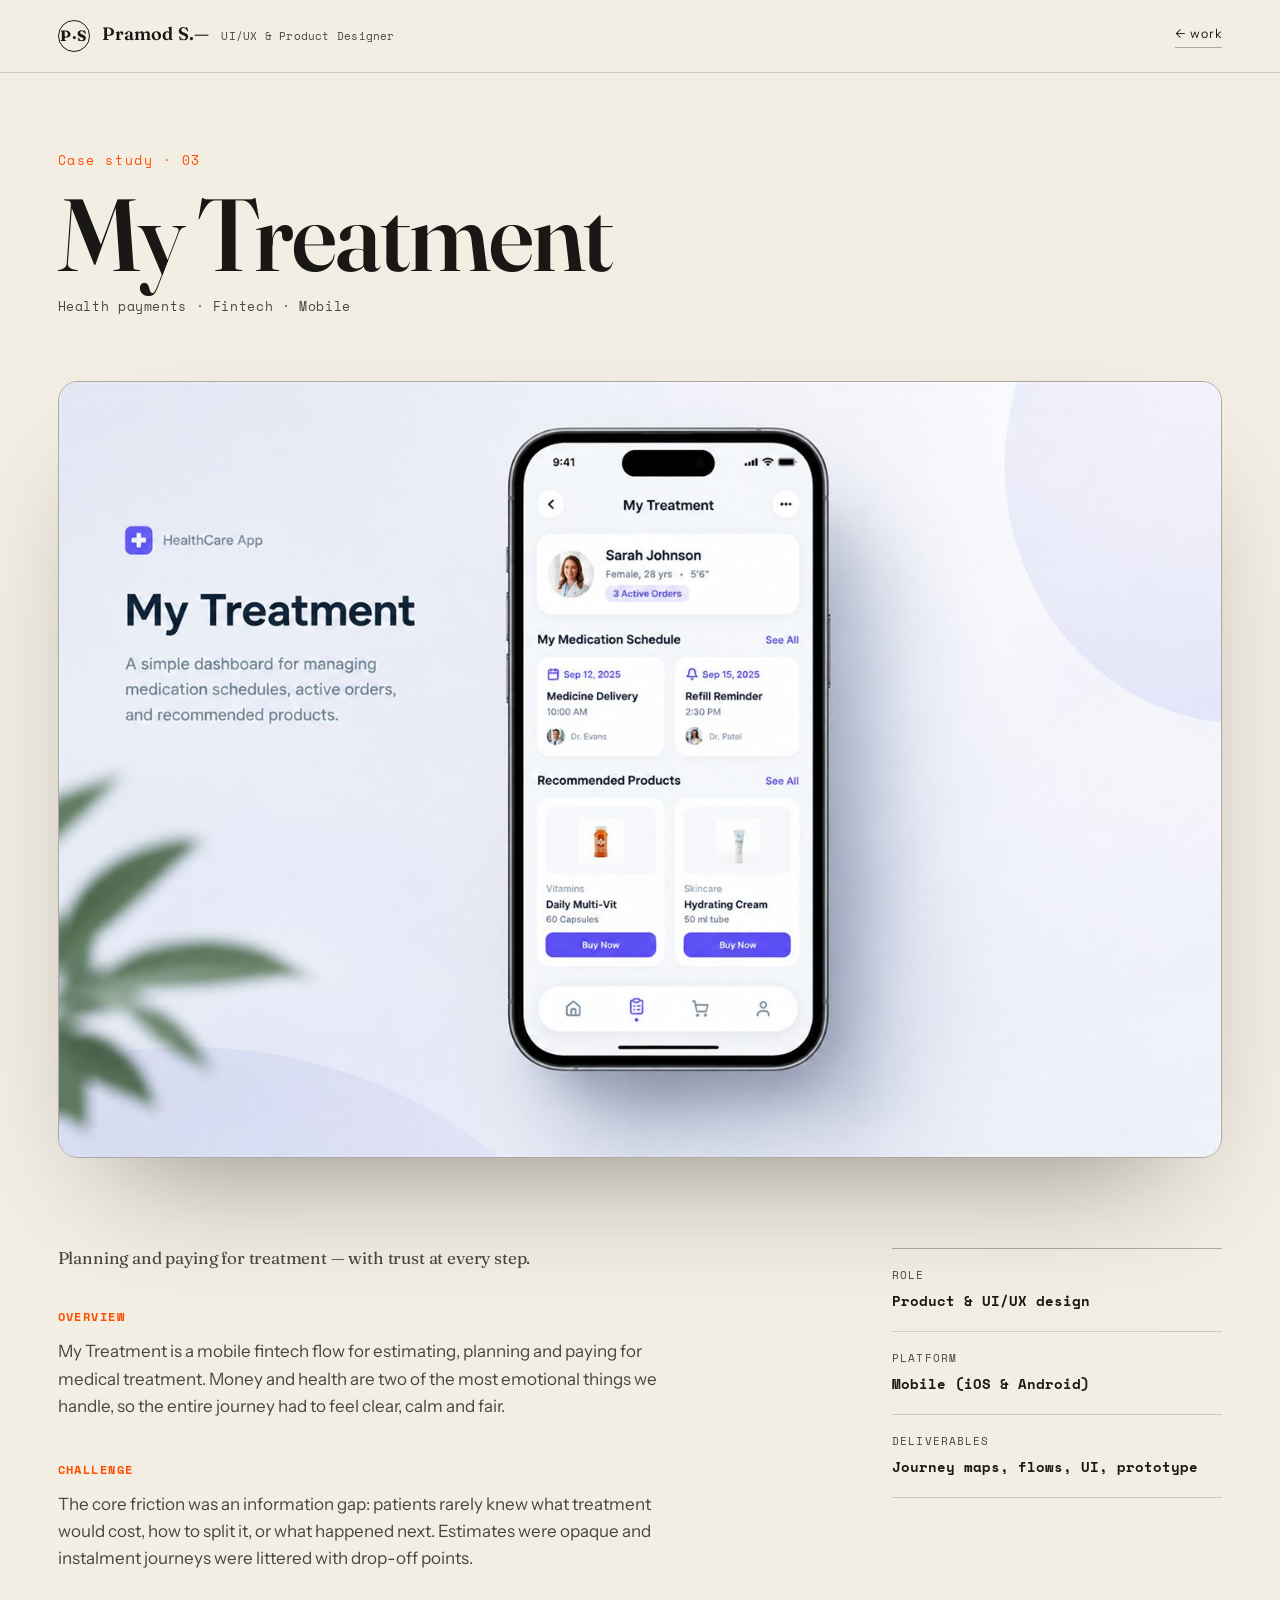
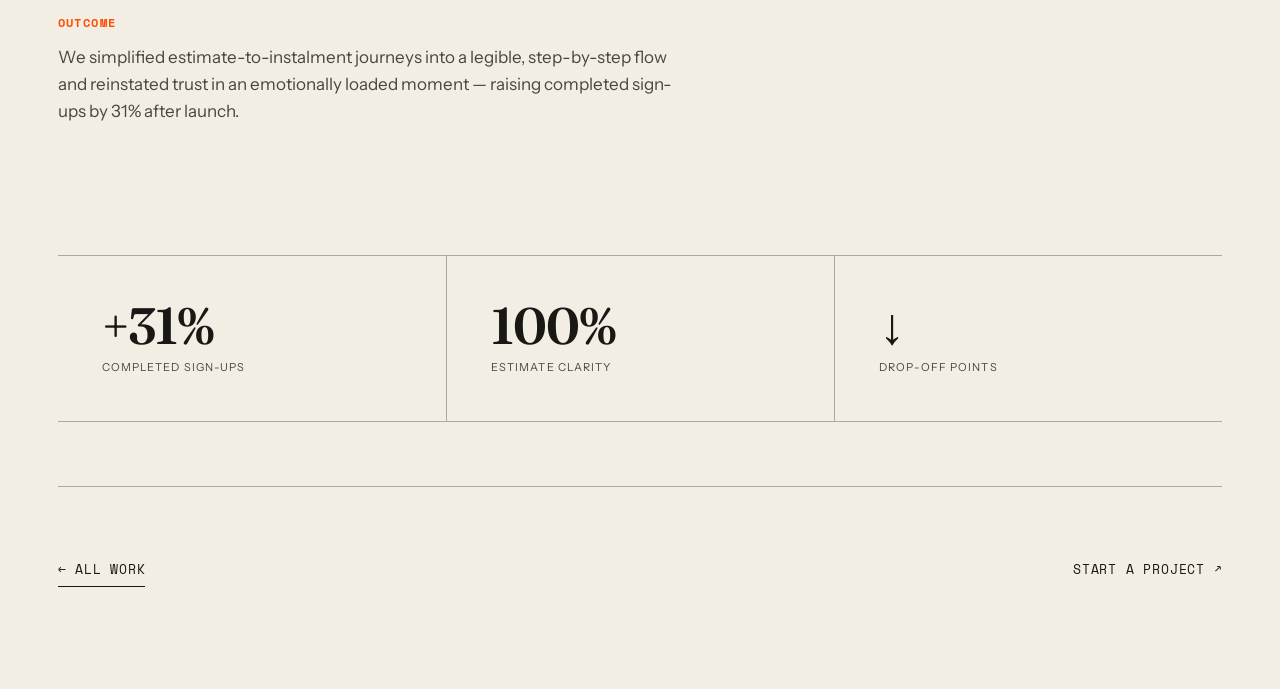
<file: case-my-treatment.html>
<!DOCTYPE html>
<html lang="en">
<head>
<meta charset="UTF-8" />
<meta name="viewport" content="width=device-width, initial-scale=1.0" />
<title>My Treatment — Case Study · Pramod S.</title>
<meta name="description" content="My Treatment — health payments fintech. A UI/UX case study by Pramod S." />
<link rel="preconnect" href="https://fonts.googleapis.com" />
<link rel="preconnect" href="https://fonts.gstatic.com" crossorigin />
<link href="https://fonts.googleapis.com/css2?family=Fraunces:ital,opsz,wght@0,9..144,300..900;1,9..144,300..900&family=Instrument+Sans:wght@400;500;600;700&family=Space+Mono:wght@400;700&display=swap" rel="stylesheet" />
<link rel="stylesheet" href="styles.css" />
</head>
<body>

<header class="casenav">
  <a class="nav__brand" href="index.html">
    <span class="nav__brand-mark">P·S</span>
    <span class="nav__brand-name">Pramod S.—</span>
    <span class="nav__brand-role">UI/UX &amp; Product Designer</span>
  </a>
  <a class="casenav__back" href="index.html#work">← Work</a>
</header>

<main class="casepg">
  <header class="casepg__head">
    <span class="casepg__index mono">Case study · 03</span>
    <h1 class="casepg__title">My Treatment</h1>
    <p class="casepg__tags mono">Health payments · Fintech · Mobile</p>
  </header>

  <figure class="casepg__hero">
    <img src="assets/work/my-treatment.jpg" alt="My Treatment — health payments flow" />
  </figure>

  <div class="casepg__grid">
    <div class="casepg__body">
      <p class="casepg__lede">Planning and paying for treatment — with trust at every step.</p>
      <h2>Overview</h2>
      <p>My Treatment is a mobile fintech flow for estimating, planning and paying for medical treatment. Money and health are two of the most emotional things we handle, so the entire journey had to feel clear, calm and fair.</p>
      <h2>Challenge</h2>
      <p>The core friction was an information gap: patients rarely knew what treatment would cost, how to split it, or what happened next. Estimates were opaque and instalment journeys were littered with drop-off points.</p>
      <h2>Outcome</h2>
      <p>We simplified estimate-to-instalment journeys into a legible, step-by-step flow and reinstated trust in an emotionally loaded moment — raising completed sign-ups by 31% after launch.</p>
    </div>
    <aside class="casepg__meta mono">
      <div><span>Role</span><b>Product &amp; UI/UX design</b></div>
      <div><span>Platform</span><b>Mobile (iOS &amp; Android)</b></div>
      <div><span>Deliverables</span><b>Journey maps, flows, UI, prototype</b></div>
    </aside>
  </div>

  <section class="casepg__stats">
    <div><b>+31%</b><span>Completed sign-ups</span></div>
    <div><b>100%</b><span>Estimate clarity</span></div>
    <div><b>↓</b><span>Drop-off points</span></div>
  </section>

  <footer class="casepg__foot">
    <a class="casepg__next" href="index.html#work">← All work</a>
    <a class="casepg__next casepg__next--right" href="index.html#contact">Start a project ↗</a>
  </footer>
</main>

</body>
</html>
</file>
<file: styles.css>
/* ============================================================
   Pramod S — Portfolio
   Editorial · cream / ink / vermilion
   ============================================================ */

:root {
  --paper: #f3eee4;
  --paper-2: #e9e2d1;
  --ink: #191814;
  --ink-2: #4a463c;
  --accent: #ff4d00;
  --line: rgba(25, 24, 20, 0.16);
  --line-strong: rgba(25, 24, 20, 0.32);
  --wrap: 1440px;
  --gutter: clamp(20px, 4.5vw, 72px);
  --serif: "Fraunces", "Georgia", serif;
  --sans: "Instrument Sans", system-ui, sans-serif;
  --mono: "Space Mono", ui-monospace, monospace;
}

* { margin: 0; padding: 0; box-sizing: border-box; }

html {
  scroll-behavior: smooth;
  scroll-padding-top: 84px;
}

body {
  background: var(--paper);
  color: var(--ink);
  font-family: var(--sans);
  font-size: 17px;
  line-height: 1.6;
  overflow-x: hidden;
  -webkit-font-smoothing: antialiased;
}

::selection { background: var(--accent); color: var(--paper); }

a { color: inherit; text-decoration: none; }
button { font: inherit; color: inherit; background: none; border: 0; cursor: pointer; }
ul { list-style: none; }
em { font-family: var(--serif); font-style: italic; }

.mono { font-family: var(--mono); font-weight: 400; }

.section {
  max-width: var(--wrap);
  margin: 0 auto;
  padding: clamp(90px, 12vw, 170px) var(--gutter) 0;
}

/* ---- grain + cursor + progress ---- */
.grain {
  position: fixed;
  inset: 0;
  z-index: 60;
  pointer-events: none;
  opacity: 0.05;
  background-image: url("data:image/svg+xml,%3Csvg xmlns='http://www.w3.org/2000/svg' width='140' height='140'%3E%3Cfilter id='n'%3E%3CfeTurbulence type='fractalNoise' baseFrequency='0.85' numOctaves='2' stitchTiles='stitch'/%3E%3C/filter%3E%3Crect width='100%25' height='100%25' filter='url(%23n)'/%3E%3C/svg%3E");
}

.progress {
  position: fixed;
  top: 0; left: 0;
  height: 3px;
  width: 0%;
  background: var(--accent);
  z-index: 80;
}

.cursor { display: none; }

@media (pointer: fine) {
  .cursor {
    display: block;
    position: fixed;
    top: 0; left: 0;
    z-index: 90;
    pointer-events: none;
    mix-blend-mode: difference;
  }
  .cursor span {
    position: fixed;
    top: 0; left: 0;
    border-radius: 50%;
    transform: translate(-50%, -50%);
  }
  .cursor span:first-child {
    width: 8px; height: 8px;
    background: var(--accent);
    transition: transform 0.15s ease-out;
  }
  .cursor span:last-child {
    width: 38px; height: 38px;
    border: 1.5px solid var(--accent);
    transition: transform 0.3s cubic-bezier(.2,.8,.2,1);
  }
  .cursor.is-hover span:first-child { transform: translate(-50%,-50%) scale(2.2); }
  .cursor.is-hover span:last-child { transform: translate(-50%,-50%) scale(1.6); }
}

/* ---- nav ---- */
.nav {
  position: fixed;
  top: 0; left: 0; right: 0;
  z-index: 70;
  display: flex;
  align-items: center;
  justify-content: space-between;
  gap: 24px;
  padding: 20px var(--gutter);
  background: rgba(243, 238, 228, 0.86);
  backdrop-filter: blur(10px);
  border-bottom: 1px solid var(--line);
  transition: transform 0.45s cubic-bezier(.2,.8,.2,1);
}

.nav__brand { display: flex; align-items: baseline; gap: 12px; }
.nav__brand-mark {
  font-family: var(--serif);
  font-weight: 700;
  font-size: 15px;
  letter-spacing: 0.05em;
  border: 1.5px solid var(--ink);
  border-radius: 50%;
  width: 32px; height: 32px;
  display: grid; place-items: center;
  align-self: center;
}
.nav__brand-name { font-family: var(--serif); font-weight: 600; font-size: 18px; letter-spacing: 0.01em; }
.nav__brand-role { font-family: var(--mono); font-size: 11px; color: var(--ink-2); letter-spacing: 0.02em; }

.nav__links { display: flex; align-items: center; gap: clamp(18px, 3vw, 40px); }
.nav__links a {
  font-family: var(--mono);
  font-size: 12.5px;
  letter-spacing: 0.04em;
  text-transform: lowercase;
  position: relative;
  padding-bottom: 3px;
}
.nav__links a:not(.nav__cta)::after {
  content: "";
  position: absolute;
  left: 0; bottom: 0;
  height: 1px; width: 100%;
  background: var(--ink);
  transform: scaleX(0);
  transform-origin: right;
  transition: transform 0.35s cubic-bezier(.2,.8,.2,1);
}
.nav__links a:not(.nav__cta):hover::after {
  transform: scaleX(1);
  transform-origin: left;
}
.nav__cta {
  border: 1.5px solid var(--ink);
  border-radius: 100px;
  padding: 9px 20px;
  transition: background 0.3s, color 0.3s;
}
.nav__cta span { display: inline-block; transition: transform 0.3s; }
.nav__cta:hover { background: var(--ink); color: var(--paper); }
.nav__cta:hover span { transform: translate(3px,-3px); }

/* ---- hero ---- */
.hero {
  min-height: 100svh;
  display: flex;
  flex-direction: column;
  justify-content: flex-end;
  padding: 150px var(--gutter) 0;
  position: relative;
}

.hero__eyebrow {
  position: absolute;
  top: 96px;
  left: var(--gutter);
  right: var(--gutter);
  display: flex;
  justify-content: space-between;
  align-items: center;
  gap: 20px;
  font-size: 12px;
  color: var(--ink-2);
}
.hero__avail { display: inline-flex; align-items: center; gap: 9px; font-family: var(--mono); }
.pulse {
  width: 9px; height: 9px;
  border-radius: 50%;
  background: var(--accent);
  display: inline-block;
  animation: pulse 1.8s infinite;
}
@keyframes pulse {
  0% { box-shadow: 0 0 0 0 rgba(255,77,0,.55); }
  70% { box-shadow: 0 0 0 12px rgba(255,77,0,0); }
  100% { box-shadow: 0 0 0 0 rgba(255,77,0,0); }
}

.hero__title {
  font-family: var(--serif);
  font-weight: 560;
  font-size: clamp(56px, 11.5vw, 156px);
  line-height: 0.94;
  letter-spacing: -0.025em;
  margin: 28px 0 44px;
}
.hero__title .line { display: block; }
.hero__title .line-2 em {
  color: var(--accent);
  font-style: italic;
  font-weight: 420;
}
.hero__title .line-2 { text-indent: 0.08em; }

.hero__bottom {
  display: flex;
  justify-content: space-between;
  align-items: flex-end;
  gap: 40px;
  flex-wrap: wrap;
  padding-bottom: clamp(64px, 9vh, 120px);
}
.hero__intro {
  max-width: 480px;
  font-size: 17.5px;
  color: var(--ink-2);
}
.hero__intro strong { color: var(--ink); font-weight: 600; }
.hero__meta { display: flex; align-items: center; gap: 28px; }

.hero__orb { position: relative; width: 108px; height: 108px; }
.hero__orbit { position: absolute; inset: 0; width: 100%; height: 100%; animation: spin 16s linear infinite; }
.hero__orbit text {
  font-family: var(--mono);
  font-size: 10.5px;
  letter-spacing: 0.12em;
  fill: var(--ink-2);
  text-transform: uppercase;
}
@keyframes spin { to { transform: rotate(360deg); } }
.hero__orb-core {
  position: absolute;
  inset: 0;
  display: grid;
  place-items: center;
  font-size: 22px;
}
.hero__scroll { font-size: 12px; color: var(--ink-2); letter-spacing: 0.05em; }
.hero__scroll:hover { color: var(--accent); }

/* ---- marquee ---- */
.marquee {
  border-top: 1px solid var(--line-strong);
  border-bottom: 1px solid var(--line-strong);
  overflow: hidden;
  padding: 18px 0;
  background: transparent;
}
.marquee__row {
  display: flex;
  align-items: center;
  gap: 44px;
  white-space: nowrap;
  width: max-content;
  animation: marquee 32s linear infinite;
  will-change: transform;
}
.marquee__row span {
  font-family: var(--serif);
  font-style: italic;
  font-size: clamp(20px, 2.6vw, 32px);
  font-weight: 480;
}
.marquee__row i { font-style: normal; color: var(--accent); font-size: 14px; }
@keyframes marquee { to { transform: translateX(-50%); } }

/* ---- section head ---- */
.section__head {
  display: flex;
  align-items: center;
  gap: 22px;
  margin-bottom: clamp(48px, 7vw, 96px);
  font-size: 12.5px;
  letter-spacing: 0.06em;
  color: var(--ink-2);
}
.section__rule { flex: 1; height: 1px; background: var(--line-strong); }
.section__note { margin-left: auto; }

/* ---- about ---- */
.about__title {
  font-family: var(--serif);
  font-weight: 540;
  font-size: clamp(30px, 4.4vw, 58px);
  line-height: 1.04;
  letter-spacing: -0.02em;
  margin-bottom: clamp(22px, 3vw, 40px);
}
.about__title em {
  color: var(--accent);
  font-weight: 420;
}
.about__statement {
  font-family: var(--serif);
  font-size: clamp(34px, 5.4vw, 72px);
  line-height: 1.06;
  letter-spacing: -0.015em;
  max-width: 17ch;
  margin-bottom: clamp(56px, 8vw, 110px);
}
.about__statement em {
  color: var(--accent);
  font-weight: 420;
}

.about__grid {
  display: grid;
  grid-template-columns: 1fr;
  gap: clamp(32px, 6vw, 90px);
  align-items: end;
  border-top: 1px solid var(--line-strong);
  padding-top: clamp(36px, 5vw, 64px);
}

.about__stats {
  display: grid;
  grid-template-columns: repeat(3, 1fr);
  gap: 36px 30px;
}
.about__stats li { display: flex; flex-direction: column; gap: 6px; }
.about__stats span { font-family: var(--serif); font-weight: 600; font-size: 44px; line-height: 1; letter-spacing: -0.02em; }
.about__stats label { font-size: 11.5px; letter-spacing: 0.09em; text-transform: uppercase; color: var(--ink-2); }

/* ---- work / case studies ---- */
.case {
  display: block;
  border-top: 1px solid var(--line-strong);
  padding: clamp(44px, 6vw, 84px) 0;
  position: relative;
}
.case:last-of-type { border-bottom: 1px solid var(--line-strong); }

.case__index {
  font-size: 13px;
  color: var(--accent);
  margin-bottom: 22px;
}
.case__meta { display: flex; align-items: baseline; gap: 26px; flex-wrap: wrap; margin-bottom: clamp(32px, 4vw, 56px); }
.case__title {
  font-family: var(--serif);
  font-weight: 560;
  font-size: clamp(40px, 6vw, 76px);
  line-height: 1;
  letter-spacing: -0.02em;
}
.case__tags { font-size: 12px; color: var(--ink-2); letter-spacing: 0.05em; }

.case__body {
  display: grid;
  grid-template-columns: minmax(0, 5fr) minmax(0, 7fr);
  gap: clamp(24px, 5vw, 72px);
  align-items: center;
}
.case--alt .case__body { grid-template-columns: minmax(0, 7fr) minmax(0, 5fr); }
.case--alt .case__visual { order: 0; }
.case--alt .case__text { order: 1; }

.case__text { display: flex; flex-direction: column; gap: 26px; max-width: 480px; }
.case__text p { color: var(--ink-2); font-size: 16.5px; }
.case__link {
  font-family: var(--mono);
  font-size: 12.5px;
  letter-spacing: 0.06em;
  text-transform: uppercase;
  display: inline-flex;
  align-items: center;
  gap: 10px;
  width: fit-content;
  padding-bottom: 6px;
  border-bottom: 1.5px solid var(--ink);
  transition: color 0.3s, border-color 0.3s;
}
.case__link b { color: var(--accent); font-weight: 400; transition: transform 0.3s; }
.case:hover .case__link b { transform: translate(4px,-4px); }

.case__visual { position: relative; }

.case__visual--img { margin: 0 auto; }
.case__visual--img img {
  display: block;
  width: 100%;
  height: auto;
  border-radius: 18px;
  border: 1px solid var(--line-strong);
  box-shadow: 0 40px 80px -40px rgba(25,24,20,.42);
  transition: transform 0.6s cubic-bezier(.2,.8,.2,1);
  background: var(--paper-2);
}
.case__visual--cover img {
  aspect-ratio: 3 / 2;
  object-fit: cover;
}
.case:hover .case__visual--img img { transform: translateY(-8px) rotate(-0.6deg); }
.case--alt:hover .case__visual--img img { transform: translateY(-8px) rotate(0.6deg); }

.work__more {
  font-size: 12px;
  color: var(--ink-2);
  text-align: right;
  padding-top: 28px;
  letter-spacing: 0.05em;
}

/* ---- services ---- */
.services__list {
  display: grid;
  grid-template-columns: 1fr 1fr;
  border-top: 1px solid var(--line-strong);
}
.service {
  padding: clamp(32px, 4vw, 56px);
  border-bottom: 1px solid var(--line-strong);
  position: relative;
  transition: background 0.35s;
}
.service:nth-child(odd) { border-right: 1px solid var(--line-strong); }
.service:hover { background: var(--ink); color: var(--paper); }
.service__num { font-size: 12px; color: var(--accent); letter-spacing: 0.08em; }
.service h3 {
  font-family: var(--serif);
  font-weight: 560;
  font-size: clamp(26px, 3.2vw, 40px);
  line-height: 1.05;
  margin: 10px 0 12px;
  letter-spacing: -0.01em;
}
.service p { font-size: 15px; opacity: 0.72; transition: opacity 0.35s; }
.service:hover p { opacity: 0.85; }

/* ---- contact ---- */
.contact {
  margin-top: clamp(120px, 16vw, 220px);
  background: var(--ink);
  color: var(--paper);
  position: relative;
  overflow: hidden;
}
.contact::before {
  content: "";
  position: absolute;
  width: 560px; height: 560px;
  border-radius: 50%;
  background: radial-gradient(circle, rgba(255,77,0,.32), transparent 68%);
  top: -180px; right: -140px;
  pointer-events: none;
}
.contact__inner {
  max-width: var(--wrap);
  margin: 0 auto;
  padding: clamp(100px, 13vw, 180px) var(--gutter) clamp(60px, 8vw, 110px);
}
.contact__eyebrow { font-size: 12.5px; letter-spacing: 0.1em; color: rgba(243,238,228,.6); margin-bottom: 32px; }
.contact__title {
  font-family: var(--serif);
  font-weight: 540;
  font-size: clamp(44px, 7.5vw, 100px);
  line-height: 1.02;
  letter-spacing: -0.02em;
  margin-bottom: clamp(48px, 7vw, 90px);
}
.contact__title em { color: var(--accent); font-weight: 420; }
.contact__mail {
  display: inline-flex;
  align-items: center;
  gap: 20px;
  font-family: var(--mono);
  font-size: clamp(22px, 4vw, 44px);
  border-bottom: 2px solid rgba(243,238,228,.35);
  padding-bottom: 16px;
  transition: border-color 0.35s, color 0.35s;
}
.contact__mail:hover { border-color: var(--accent); color: var(--accent); }
.contact__mail span { font-size: 0.6em; }
.contact__row {
  display: flex;
  justify-content: space-between;
  align-items: center;
  flex-wrap: wrap;
  gap: 18px;
  margin-top: clamp(48px, 7vw, 90px);
  font-size: 12px;
  color: rgba(243,238,228,.65);
}
.contact__links { display: flex; gap: 26px; }
.contact__links a { border-bottom: 1px solid rgba(243,238,228,.35); padding-bottom: 3px; transition: color 0.3s, border-color 0.3s; }
.contact__links a:hover { color: var(--accent); border-color: var(--accent); }

.footer {
  border-top: 1px solid rgba(243,238,228,.14);
  display: flex;
  justify-content: space-between;
  align-items: center;
  flex-wrap: wrap;
  gap: 14px;
  max-width: var(--wrap);
  margin: 0 auto;
  padding: 26px var(--gutter);
  font-size: 11.5px;
  color: rgba(243,238,228,.55);
  letter-spacing: 0.05em;
}
.footer__top:hover { color: var(--accent); }

/* ---- reveal animation ---- */
.reveal {
  opacity: 0;
  transform: translateY(34px);
  transition: opacity 0.9s ease, transform 0.9s cubic-bezier(.16,.8,.3,1);
}
.reveal.in { opacity: 1; transform: none; }

@media (prefers-reduced-motion: reduce) {
  * { animation: none !important; transition: none !important; }
  .reveal { opacity: 1; transform: none; }
}

/* ---- responsive ---- */
@media (max-width: 940px) {
  .nav__brand-role { display: none; }
  .hero__eyebrow { flex-direction: column; align-items: flex-start; gap: 10px; }
  .case__body,
  .case--alt .case__body { grid-template-columns: 1fr; }
  .case--alt .case__text { order: 0; }
  .case__text { max-width: none; }
  .about__grid { grid-template-columns: 1fr; }
  .services__list { grid-template-columns: 1fr; }
  .contact__row { align-items: flex-start; flex-direction: column; }
}

@media (max-width: 640px) {
  body { font-size: 16px; }
  .nav__links { gap: 14px; }
  .nav__links a:not(.nav__cta) { display: none; }
  .hero__bottom { flex-direction: column; align-items: flex-start; }
  .hero__meta { align-self: flex-end; }
  .about__stats { grid-template-columns: 1fr 1fr; }
}

/* ---- case study pages ---- */
.casenav {
  position: fixed;
  top: 0; left: 0; right: 0;
  z-index: 70;
  display: flex;
  align-items: center;
  justify-content: space-between;
  gap: 20px;
  padding: 20px var(--gutter);
  background: rgba(243, 238, 228, 0.86);
  backdrop-filter: blur(10px);
  border-bottom: 1px solid var(--line);
}
.casenav__back {
  font-size: 12.5px;
  letter-spacing: 0.06em;
  text-transform: lowercase;
  display: inline-flex;
  align-items: center;
  gap: 8px;
  border-bottom: 1px solid var(--line-strong);
  padding-bottom: 3px;
  transition: color 0.3s, border-color 0.3s;
}
.casenav__back:hover { color: var(--accent); border-color: var(--accent); }

.casepg {
  max-width: var(--wrap);
  margin: 0 auto;
  padding: 150px var(--gutter) 0;
}
.casepg__head {
  display: flex;
  flex-direction: column;
  gap: 14px;
  margin-bottom: clamp(36px, 6vw, 64px);
}
.casepg__index { font-size: 13px; color: var(--accent); letter-spacing: 0.12em; }
.casepg__title {
  font-family: var(--serif);
  font-weight: 560;
  font-size: clamp(48px, 8vw, 110px);
  line-height: 0.96;
  letter-spacing: -0.02em;
}
.casepg__tags { font-size: 12.5px; color: var(--ink-2); letter-spacing: 0.05em; }
.casepg__hero { margin: 0 0 clamp(48px, 7vw, 90px); }
.casepg__hero img {
  display: block;
  width: 100%;
  height: auto;
  border-radius: 20px;
  border: 1px solid var(--line-strong);
  box-shadow: 0 60px 120px -60px rgba(25, 24, 20, 0.5);
}

.casepg__grid {
  display: grid;
  grid-template-columns: minmax(0, 7fr) minmax(0, 3fr);
  gap: clamp(24px, 5vw, 72px);
  align-items: start;
}
.casepg__lede {
  font-family: var(--serif);
  font-size: clamp(24px, 3.4vw, 38px);
  line-height: 1.15;
  letter-spacing: -0.01em;
  margin-bottom: clamp(32px, 4vw, 48px);
  max-width: 26ch;
}
.casepg__body h2 {
  font-family: var(--mono);
  font-size: 12px;
  letter-spacing: 0.12em;
  text-transform: uppercase;
  color: var(--accent);
  margin: 0 0 12px;
}
.casepg__body > p { color: var(--ink-2); font-size: 17px; margin-bottom: clamp(28px, 3.5vw, 40px); max-width: 640px; }

.casepg__meta { border-top: 1px solid var(--line-strong); }
.casepg__meta > div { padding: 18px 0; border-bottom: 1px solid var(--line); display: flex; flex-direction: column; gap: 6px; }
.casepg__meta span { font-size: 11px; letter-spacing: 0.1em; text-transform: uppercase; color: var(--ink-2); }
.casepg__meta b { font-size: 14px; font-weight: 600; }

.casepg__stats {
  display: grid;
  grid-template-columns: repeat(3, 1fr);
  border-top: 1px solid var(--line-strong);
  border-bottom: 1px solid var(--line-strong);
  margin-top: clamp(56px, 7vw, 96px);
}
.casepg__stats > div { padding: clamp(28px, 4vw, 44px); }
.casepg__stats > div + div { border-left: 1px solid var(--line-strong); }
.casepg__stats b {
  font-family: var(--serif);
  font-weight: 600;
  font-size: clamp(30px, 4vw, 52px);
  line-height: 1;
  display: block;
  letter-spacing: -0.02em;
}
.casepg__stats span { font-size: 11px; letter-spacing: 0.1em; text-transform: uppercase; color: var(--ink-2); display: block; margin-top: 8px; }

.casepg__foot {
  display: flex;
  justify-content: space-between;
  align-items: center;
  flex-wrap: wrap;
  gap: 20px;
  padding: clamp(48px, 6vw, 72px) 0 clamp(60px, 8vw, 110px);
  margin-top: clamp(40px, 5vw, 64px);
  border-top: 1px solid var(--line-strong);
}
.casepg__next {
  font-family: var(--mono);
  font-size: 13px;
  letter-spacing: 0.06em;
  text-transform: uppercase;
  display: inline-flex;
  align-items: center;
  gap: 10px;
  padding-bottom: 6px;
  border-bottom: 1.5px solid var(--ink);
  transition: color 0.3s, border-color 0.3s;
}
.casepg__next:hover { color: var(--accent); border-color: var(--accent); }
.casepg__next--right { border-bottom: 0; }

@media (max-width: 940px) {
  .casepg__grid { grid-template-columns: 1fr; }
}
@media (max-width: 640px) {
  .casepg__stats { grid-template-columns: 1fr; }
  .casepg__stats > div + div { border-left: 0; }
}
</file>
